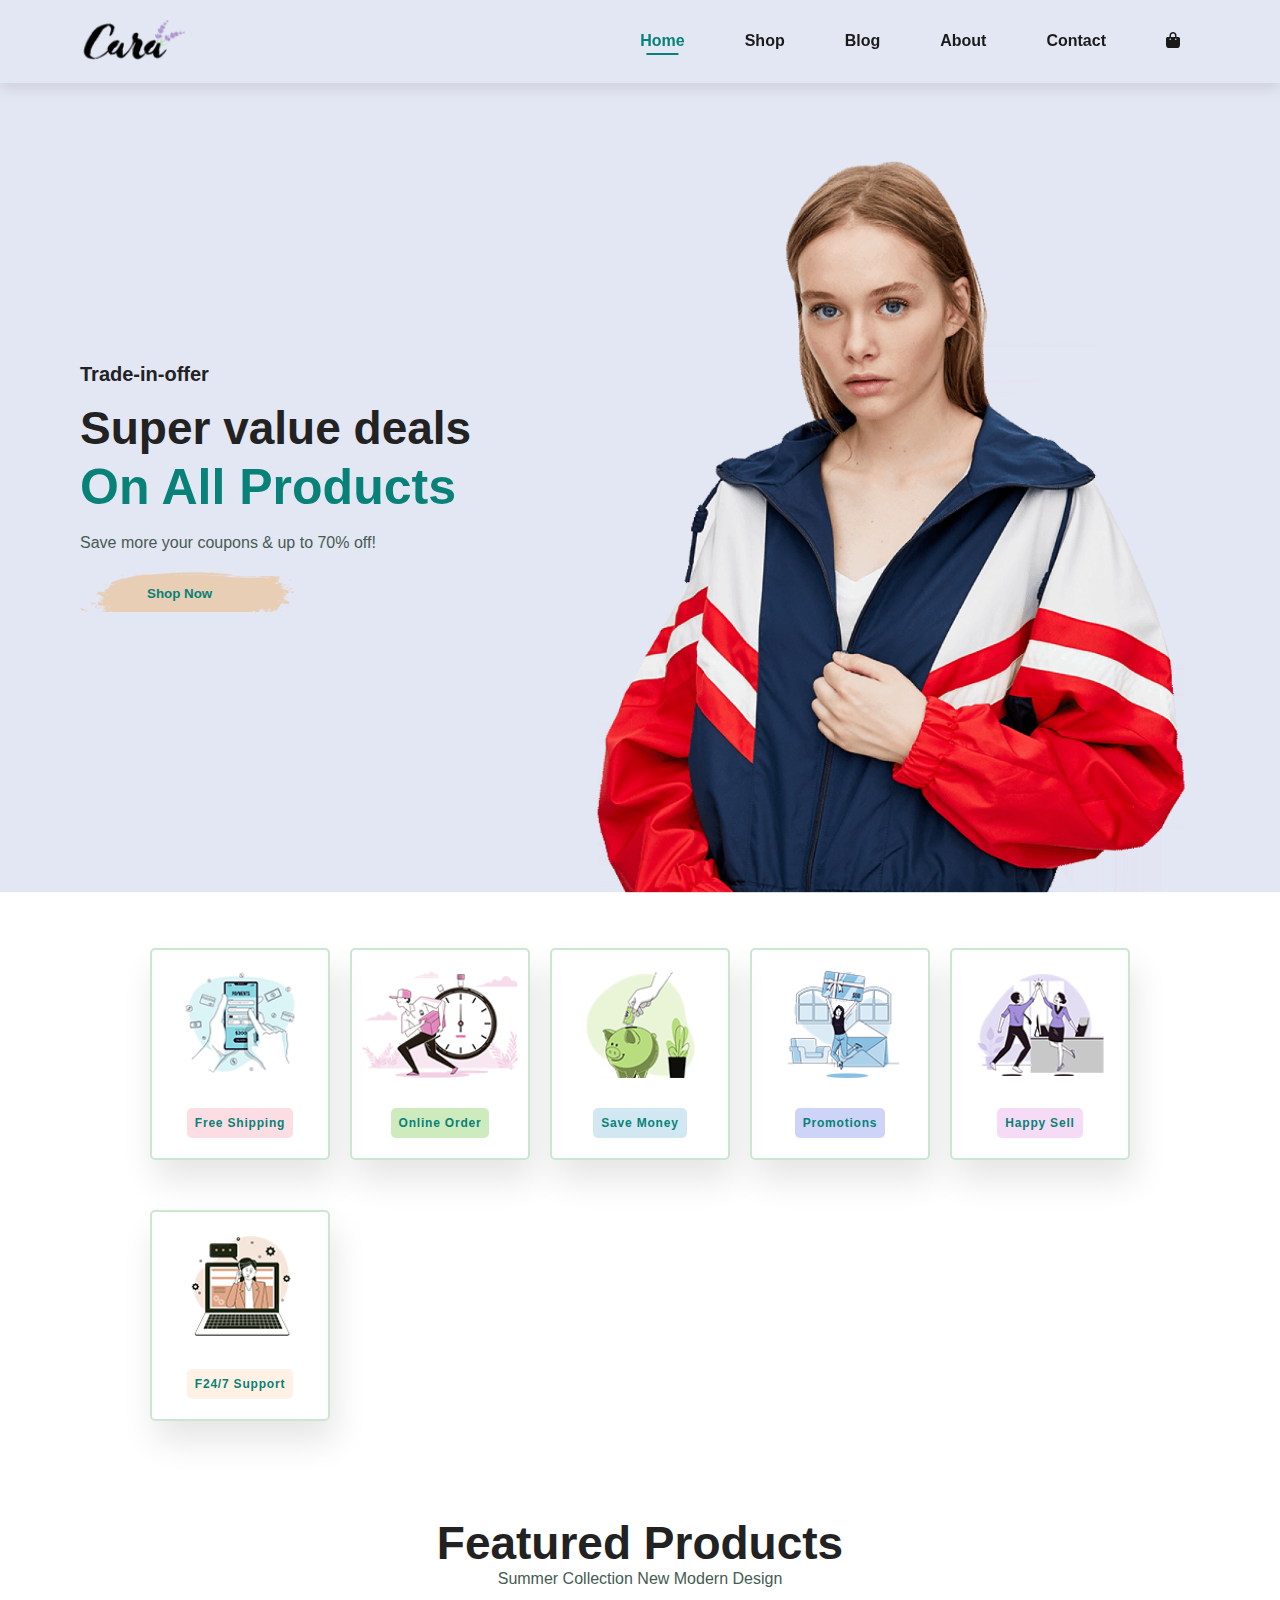
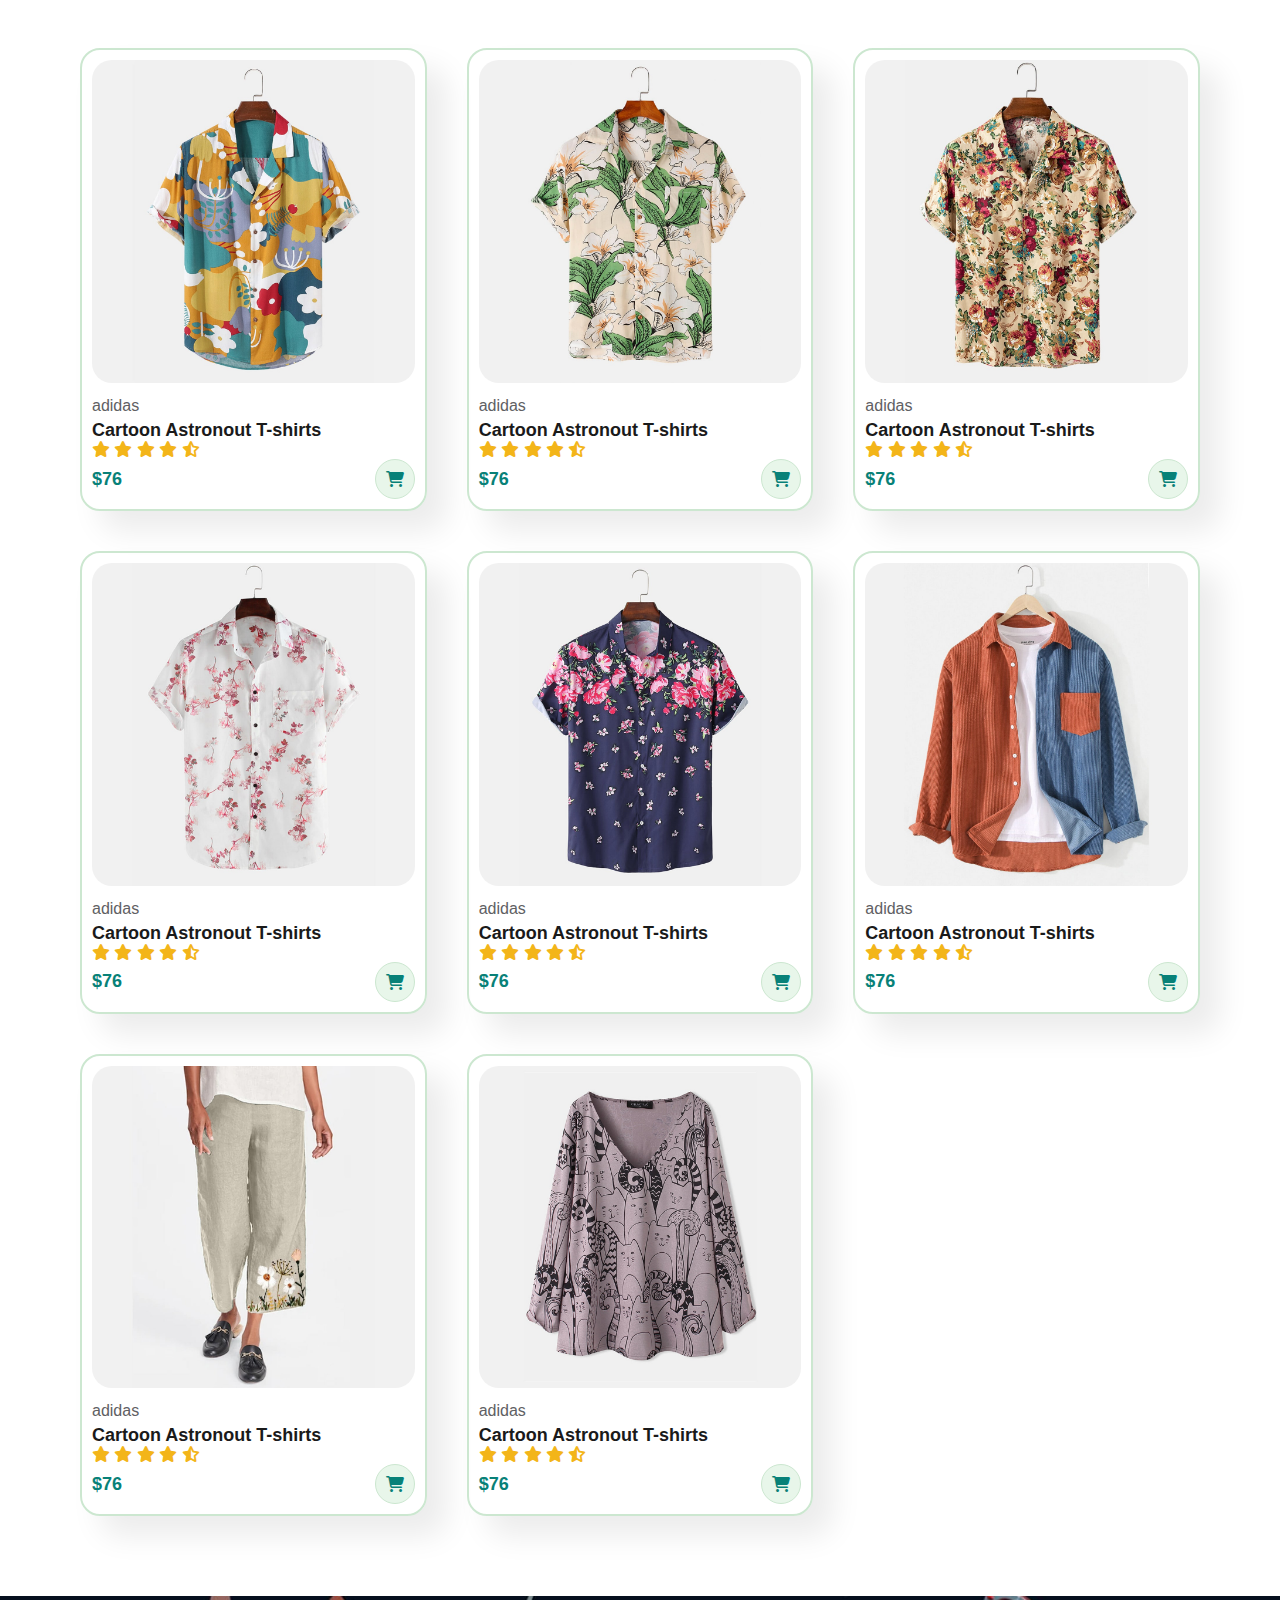
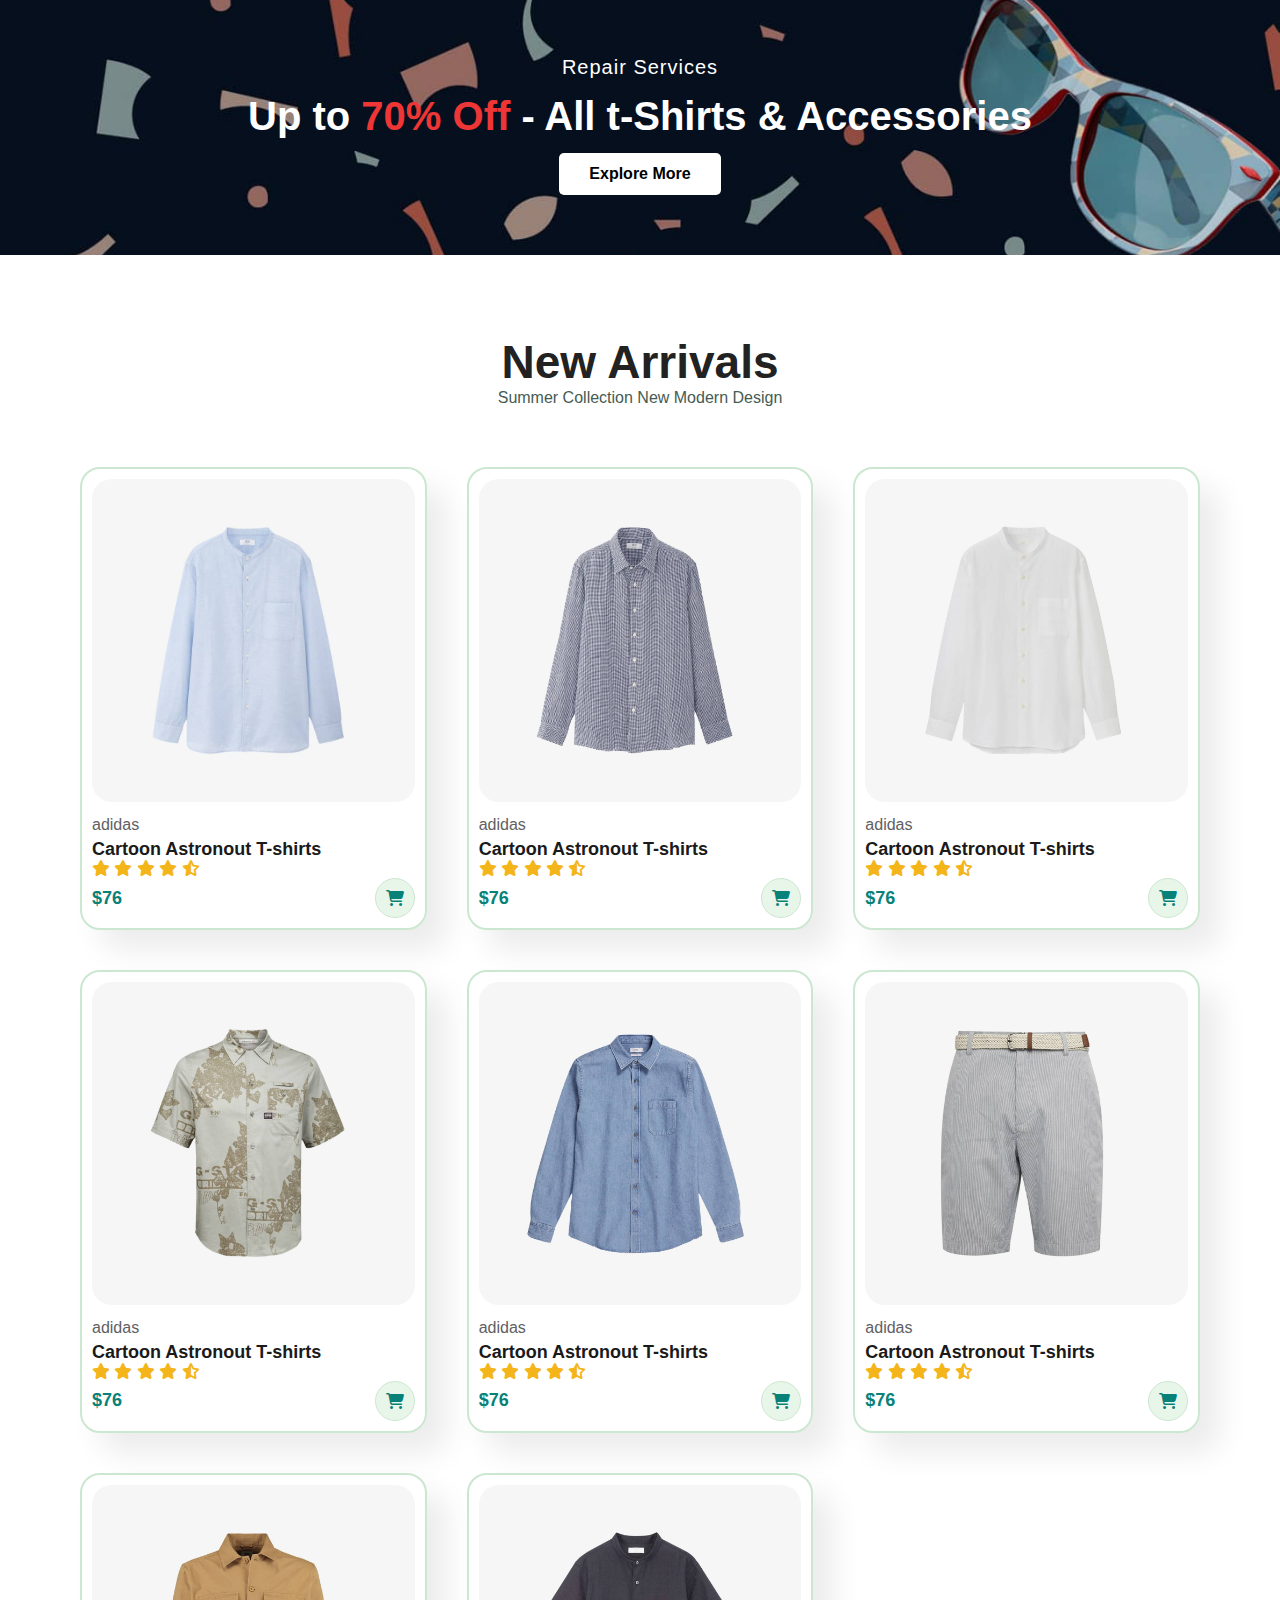
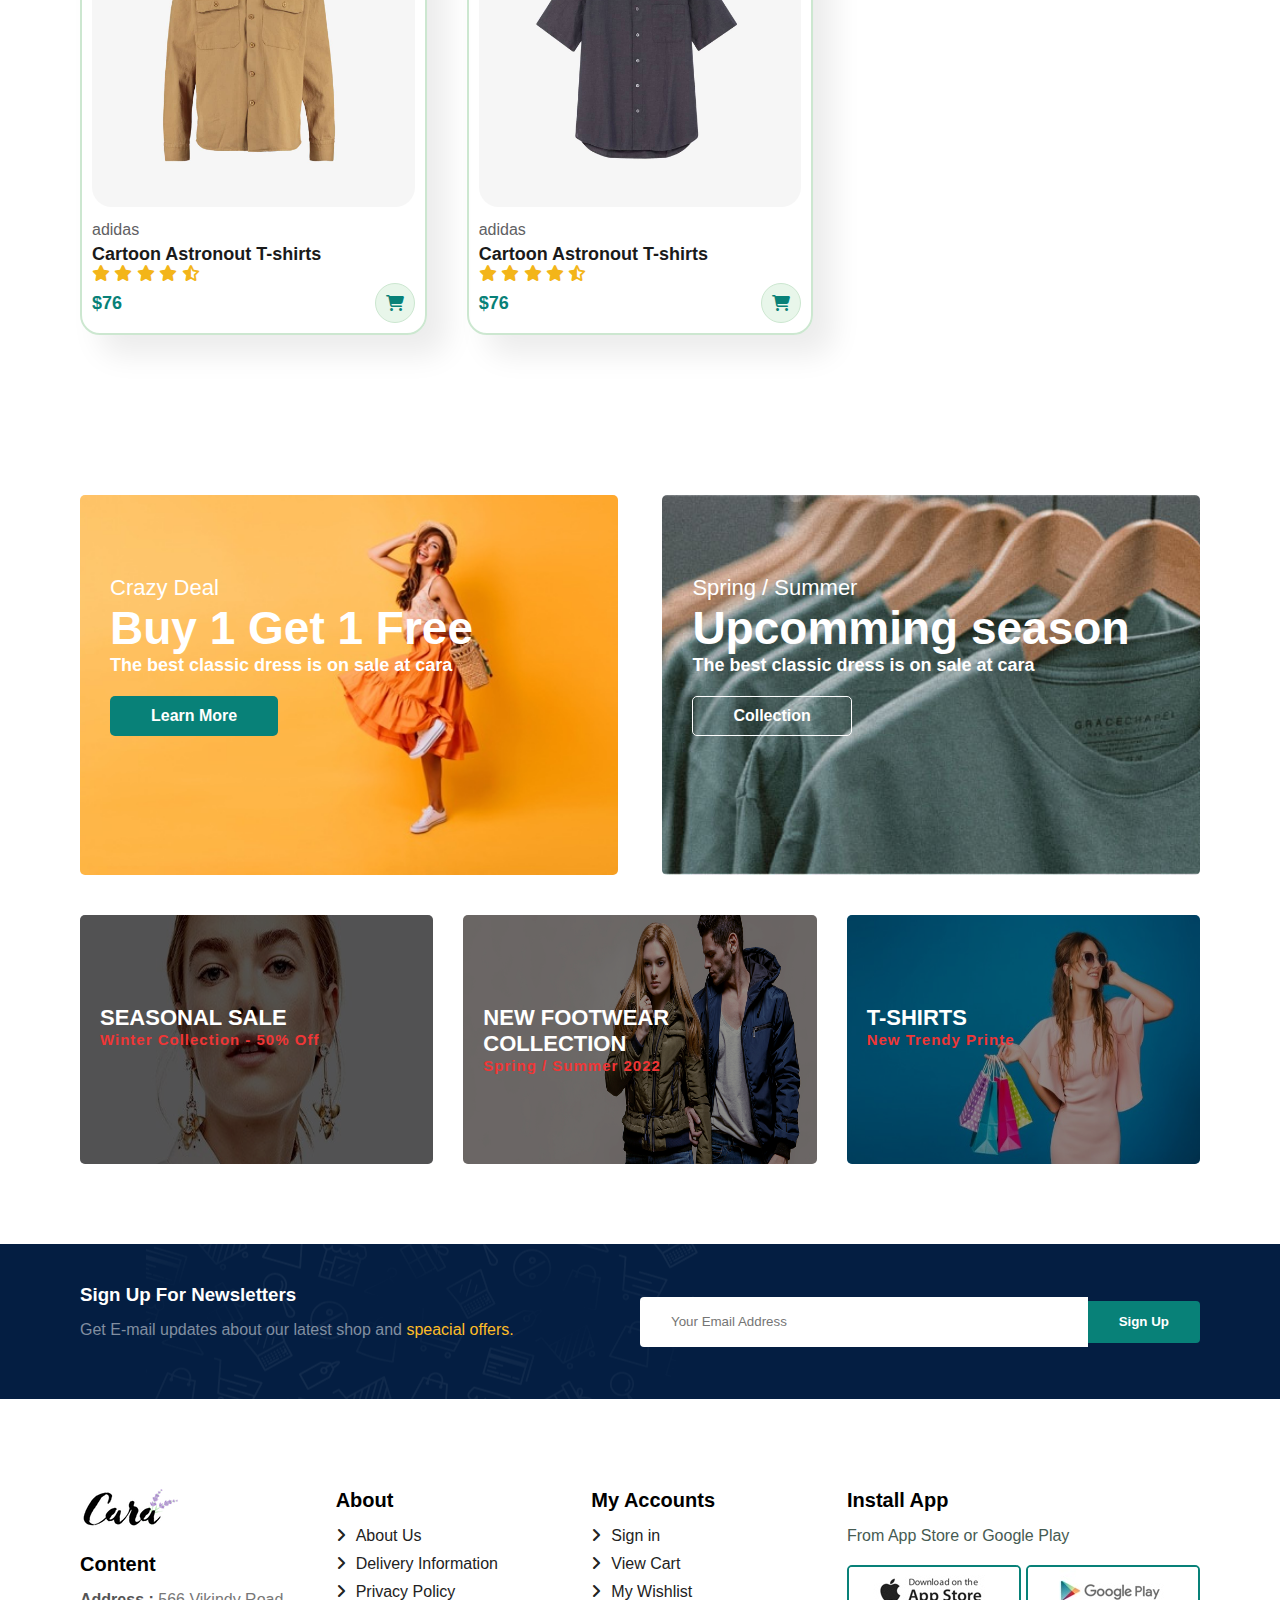
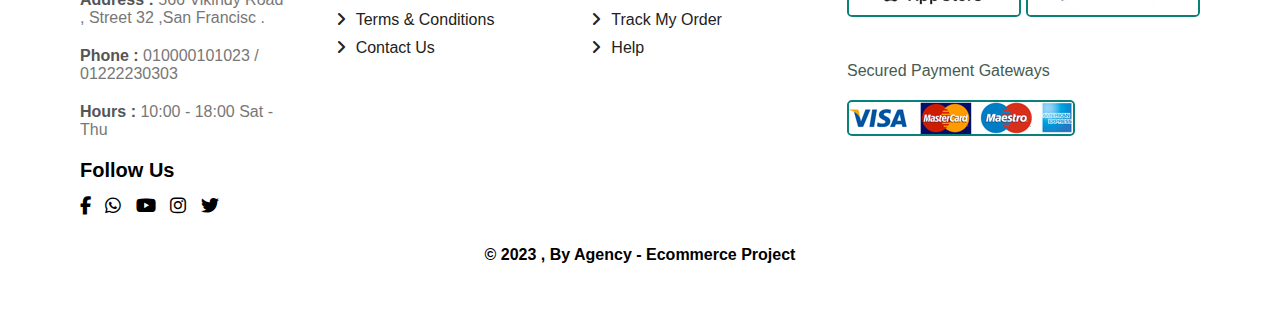
<file: index.html>
<!DOCTYPE html>
<html lang="en">

<head>
    <link type="image/png" sizes="16x16" rel="icon" href="favicon.png">
    <meta charset="UTF-8">
    <meta http-equiv="X-UA-Compatible" content="IE=edge">
    <meta name="viewport" content="width=device-width, initial-scale=1.0">
    <!-- Font Awesome Cdn  -->
    <link rel="stylesheet" href="https://cdnjs.cloudflare.com/ajax/libs/font-awesome/6.4.0/css/all.min.css">
    <!-- BootStrap Cdn -->
    <link href="https://cdn.jsdelivr.net/npm/bootstrap@5.3.0-alpha2/dist/css/bootstrap.min.css" rel="stylesheet"
        integrity="sha384-aFq/bzH65dt+w6FI2ooMVUpc+21e0SRygnTpmBvdBgSdnuTN7QbdgL+OapgHtvPp" crossorigin="anonymous">
    <!-- Style Css  -->
    <link rel="stylesheet" href="Css/Style.css">
    <title>Ecommerce</title>
</head>

<body>

    <!-- Header Nav bar Start  -->
    <header>
        <nav class="">
            <img src="Image/logo.png" alt="">
            <ul id="links">
                <li><a class="active" href="index.html">Home</a></li>
                <li><a href="shop.html">Shop</a></li>
                <li><a href="blog.html">Blog</a></li>
                <li><a href="about.html">About</a></li>
                <li><a href="contacts.html">Contact</a></li>
                <li><a href="cart.html"><i class="fa-solid fa-bag-shopping"></i></a></li>
            </ul>

        </nav>
        <div id='bars' class="bars">
            <div class="bar "></div>
            <div class="bar "></div>
            <div class="bar "></div>

        </div>

    </header>
    <!-- Header Nav bar End  -->
    <!-- Landing Section Start  -->
    <div class="landing">
        <div class="landing-desc">
            <h4>Trade-in-offer</h4>
            <h2>Super value deals</h2>
            <h1>On All Products</h1>
            <p>Save more your coupons & up to 70% off!</p>
            <div class="shop">
                <button id="shopBtn">Shop Now</button>
            </div>
        </div>
    </div>
    </div>
    <!-- Landing Section End  -->
    <!-- Features Section Start  -->
    <div class="features  p1">
        <div class="features-items">
            <div class="f-box">
                <img src="./Image/features/f1.png" alt="">
                <h6>Free Shipping</h6>
            </div>
            <div class="f-box">
                <img src="./Image/features/f2.png" alt="">
                <h6>Online Order</h6>
            </div>
            <div class="f-box">
                <img src="./Image/features/f3.png" alt="">
                <h6>Save Money</h6>
            </div>
            <div class="f-box">
                <img src="./Image/features/f4.png" alt="">
                <h6>Promotions</h6>
            </div>
            <div class="f-box">
                <img src="./Image/features/f5.png" alt="">
                <h6>Happy Sell</h6>
            </div>
            <div class="f-box">
                <img src="./Image/features/f6.png" alt="">
                <h6>F24/7 Support</h6>
            </div>
        </div>
    </div>
    <!-- Features Section End  -->

    <!-- First-Products Section Start  -->
    <div class="products p1">
        <div class="h-products">
            <h2>Featured Products</h2>
            <p>Summer Collection New Modern Design</p>
        </div>
        <div class="b-products">
            <div class="item-products">
                <div class="p-box boxOpen">
                    <img src="Image/products/f1.jpg" alt="">
                    <span>adidas</span>
                    <h5>Cartoon Astronout T-shirts</h5>
                    <div class="rate">
                        <i class="fa-solid fa-star"></i>
                        <i class="fa-solid fa-star"></i>
                        <i class="fa-solid fa-star"></i>
                        <i class="fa-solid fa-star"></i>
                        <i class="fa-solid fa-star-half-stroke"></i>
                    </div>
                    <div class="buying">
                        <h4>$76</h4>
                        <a href=""> <i class="fa-solid fa-cart-shopping"></i></a>
                    </div>
                </div>
                <div class="p-box boxOpen">
                    <img src="Image/products/f2.jpg" alt="">
                    <span>adidas</span>
                    <h5>Cartoon Astronout T-shirts</h5>
                    <div class="rate">
                        <i class="fa-solid fa-star"></i>
                        <i class="fa-solid fa-star"></i>
                        <i class="fa-solid fa-star"></i>
                        <i class="fa-solid fa-star"></i>
                        <i class="fa-solid fa-star-half-stroke"></i>
                    </div>
                    <div class="buying">
                        <h4>$76</h4>
                        <a href=""> <i class="fa-solid fa-cart-shopping"></i></a>
                    </div>
                </div>
                <div class="p-box boxOpen">
                    <img src="Image/products/f3.jpg " alt="">
                    <span>adidas</span>
                    <h5>Cartoon Astronout T-shirts</h5>
                    <div class="rate">
                        <i class="fa-solid fa-star"></i>
                        <i class="fa-solid fa-star"></i>
                        <i class="fa-solid fa-star"></i>
                        <i class="fa-solid fa-star"></i>
                        <i class="fa-solid fa-star-half-stroke"></i>
                    </div>
                    <div class="buying">
                        <h4>$76</h4>
                        <a href=""> <i class="fa-solid fa-cart-shopping"></i></a>
                    </div>
                </div>
                <div class="p-box boxOpen">
                    <img src="Image/products/f4.jpg" alt="">
                    <span>adidas</span>
                    <h5>Cartoon Astronout T-shirts</h5>
                    <div class="rate">
                        <i class="fa-solid fa-star"></i>
                        <i class="fa-solid fa-star"></i>
                        <i class="fa-solid fa-star"></i>
                        <i class="fa-solid fa-star"></i>
                        <i class="fa-solid fa-star-half-stroke"></i>
                    </div>
                    <div class="buying">
                        <h4>$76</h4>
                        <a href=""> <i class="fa-solid fa-cart-shopping"></i></a>
                    </div>
                </div>
                <div class="p-box">
                    <img src="Image/products/f5.jpg" alt="">
                    <span>adidas</span>
                    <h5>Cartoon Astronout T-shirts</h5>
                    <div class="rate">
                        <i class="fa-solid fa-star"></i>
                        <i class="fa-solid fa-star"></i>
                        <i class="fa-solid fa-star"></i>
                        <i class="fa-solid fa-star"></i>
                        <i class="fa-solid fa-star-half-stroke"></i>
                    </div>
                    <div class="buying">
                        <h4>$76</h4>
                        <a href=""> <i class="fa-solid fa-cart-shopping"></i></a>
                    </div>
                </div>
                <div class="p-box">
                    <img src="Image/products/f6.jpg" alt="">
                    <span>adidas</span>
                    <h5>Cartoon Astronout T-shirts</h5>
                    <div class="rate">
                        <i class="fa-solid fa-star"></i>
                        <i class="fa-solid fa-star"></i>
                        <i class="fa-solid fa-star"></i>
                        <i class="fa-solid fa-star"></i>
                        <i class="fa-solid fa-star-half-stroke"></i>
                    </div>
                    <div class="buying">
                        <h4>$76</h4>
                        <a href=""> <i class="fa-solid fa-cart-shopping"></i></a>
                    </div>
                </div>
                <div class="p-box">
                    <img src="Image/products/f7.jpg" alt="">
                    <span>adidas</span>
                    <h5>Cartoon Astronout T-shirts</h5>
                    <div class="rate">
                        <i class="fa-solid fa-star"></i>
                        <i class="fa-solid fa-star"></i>
                        <i class="fa-solid fa-star"></i>
                        <i class="fa-solid fa-star"></i>
                        <i class="fa-solid fa-star-half-stroke"></i>
                    </div>
                    <div class="buying">
                        <h4>$76</h4>
                        <a href=""> <i class="fa-solid fa-cart-shopping"></i></a>
                    </div>
                </div>
                <div class="p-box">
                    <img src="Image/products/f8.jpg" alt="">
                    <span>adidas</span>
                    <h5>Cartoon Astronout T-shirts</h5>
                    <div class="rate">
                        <i class="fa-solid fa-star"></i>
                        <i class="fa-solid fa-star"></i>
                        <i class="fa-solid fa-star"></i>
                        <i class="fa-solid fa-star"></i>
                        <i class="fa-solid fa-star-half-stroke"></i>
                    </div>
                    <div class="buying">
                        <h4>$76</h4>
                        <a href=""> <i class="fa-solid fa-cart-shopping"></i></a>
                    </div>
                </div>

            </div>
        </div>
    </div>
    <!-- First-Products Section End  -->
    <!-- Repair Section Start  -->
    <div class="repair p1 m1">
        <h4>Repair Services</h4>
        <h2>Up to <span>70% Off</span> - All t-Shirts & Accessories</h2>
        <a class="normal" href="">Explore More</a>
    </div>
    <!-- Repair Section End  -->
    <!-- Second-products Section Start  -->
    <div class="products p1">
        <div class="h-products">
            <h2>New Arrivals</h2>
            <p>Summer Collection New Modern Design</p>
        </div>
        <div class="b-products">
            <div class="item-products">
                <div class="p-box">
                    <img src="Image/products/n1.jpg" alt="">
                    <span>adidas</span>
                    <h5>Cartoon Astronout T-shirts</h5>
                    <div class="rate">
                        <i class="fa-solid fa-star"></i>
                        <i class="fa-solid fa-star"></i>
                        <i class="fa-solid fa-star"></i>
                        <i class="fa-solid fa-star"></i>
                        <i class="fa-solid fa-star-half-stroke"></i>
                    </div>
                    <div class="buying">
                        <h4>$76</h4>
                        <a href=""> <i class="fa-solid fa-cart-shopping"></i></a>
                    </div>
                </div>
                <div class="p-box">
                    <img src="Image/products/n2.jpg" alt="">
                    <span>adidas</span>
                    <h5>Cartoon Astronout T-shirts</h5>
                    <div class="rate">
                        <i class="fa-solid fa-star"></i>
                        <i class="fa-solid fa-star"></i>
                        <i class="fa-solid fa-star"></i>
                        <i class="fa-solid fa-star"></i>
                        <i class="fa-solid fa-star-half-stroke"></i>
                    </div>
                    <div class="buying">
                        <h4>$76</h4>
                        <a href=""> <i class="fa-solid fa-cart-shopping"></i></a>
                    </div>
                </div>
                <div class="p-box">
                    <img src="Image/products/n3.jpg" alt="">
                    <span>adidas</span>
                    <h5>Cartoon Astronout T-shirts</h5>
                    <div class="rate">
                        <i class="fa-solid fa-star"></i>
                        <i class="fa-solid fa-star"></i>
                        <i class="fa-solid fa-star"></i>
                        <i class="fa-solid fa-star"></i>
                        <i class="fa-solid fa-star-half-stroke"></i>
                    </div>
                    <div class="buying">
                        <h4>$76</h4>
                        <a href=""> <i class="fa-solid fa-cart-shopping"></i></a>
                    </div>
                </div>
                <div class="p-box">
                    <img src="Image/products/n4.jpg" alt="">
                    <span>adidas</span>
                    <h5>Cartoon Astronout T-shirts</h5>
                    <div class="rate">
                        <i class="fa-solid fa-star"></i>
                        <i class="fa-solid fa-star"></i>
                        <i class="fa-solid fa-star"></i>
                        <i class="fa-solid fa-star"></i>
                        <i class="fa-solid fa-star-half-stroke"></i>
                    </div>
                    <div class="buying">
                        <h4>$76</h4>
                        <a href=""> <i class="fa-solid fa-cart-shopping"></i></a>
                    </div>
                </div>
                <div class="p-box">
                    <img src="Image/products/n5.jpg" alt="">
                    <span>adidas</span>
                    <h5>Cartoon Astronout T-shirts</h5>
                    <div class="rate">
                        <i class="fa-solid fa-star"></i>
                        <i class="fa-solid fa-star"></i>
                        <i class="fa-solid fa-star"></i>
                        <i class="fa-solid fa-star"></i>
                        <i class="fa-solid fa-star-half-stroke"></i>
                    </div>
                    <div class="buying">
                        <h4>$76</h4>
                        <a href=""> <i class="fa-solid fa-cart-shopping"></i></a>
                    </div>
                </div>
                <div class="p-box">
                    <img src="Image/products/n6.jpg" alt="">
                    <span>adidas</span>
                    <h5>Cartoon Astronout T-shirts</h5>
                    <div class="rate">
                        <i class="fa-solid fa-star"></i>
                        <i class="fa-solid fa-star"></i>
                        <i class="fa-solid fa-star"></i>
                        <i class="fa-solid fa-star"></i>
                        <i class="fa-solid fa-star-half-stroke"></i>
                    </div>
                    <div class="buying">
                        <h4>$76</h4>
                        <a href=""> <i class="fa-solid fa-cart-shopping"></i></a>
                    </div>
                </div>
                <div class="p-box">
                    <img src="Image/products/n7.jpg" alt="">
                    <span>adidas</span>
                    <h5>Cartoon Astronout T-shirts</h5>
                    <div class="rate">
                        <i class="fa-solid fa-star"></i>
                        <i class="fa-solid fa-star"></i>
                        <i class="fa-solid fa-star"></i>
                        <i class="fa-solid fa-star"></i>
                        <i class="fa-solid fa-star-half-stroke"></i>
                    </div>
                    <div class="buying">
                        <h4>$76</h4>
                        <a href=""> <i class="fa-solid fa-cart-shopping"></i></a>
                    </div>
                </div>
                <div class="p-box">
                    <img src="Image/products/n8.jpg" alt="">
                    <span>adidas</span>
                    <h5>Cartoon Astronout T-shirts</h5>
                    <div class="rate">
                        <i class="fa-solid fa-star"></i>
                        <i class="fa-solid fa-star"></i>
                        <i class="fa-solid fa-star"></i>
                        <i class="fa-solid fa-star"></i>
                        <i class="fa-solid fa-star-half-stroke"></i>
                    </div>
                    <div class="buying">
                        <h4>$76</h4>
                        <a href=""> <i class="fa-solid fa-cart-shopping"></i></a>
                    </div>
                </div>

            </div>
        </div>
    </div>
    <!-- Second-products Section End  -->

    <!-- Some-Banners Section Start  -->
    <div class="sale-section  m1 p1">
        <div class="crazy-deals m1">
            <div class="first-deal deal">
                <h4>Crazy Deal</h4>
                <h2>Buy 1 Get 1 Free</h2>
                <h5>The best classic dress is on sale at cara </h5>
                <a href="">Learn More</a>
            </div>
            <div class="second-deal deal">
                <h4>Spring / Summer </h4>
                <h2>Upcomming season </h2>
                <h5>The best classic dress is on sale at cara </h5>
                <a href="">Collection</a>
            </div>
        </div>
        <div class="sales">
            <div class="sale1 sale">
                <h3>Seasonal Sale</h3>
                <h6>Winter Collection - 50% Off</h6>
            </div>
            <div class="sale2 sale">
                <h3>New Footwear Collection</h3>
                <h6>Spring / Summer 2022</h6>
            </div>
            <div class="sale3 sale">
                <h3>T-Shirts</h3>
                <h6>New Trendy Printe</h6>
            </div>
        </div>
    </div>
    <!-- Some-Banners Section Start  -->
    <!-- Newsletters Section  Start  -->
    <div class="newsletters p1 m1">
        <div class="news-info">
            <div class="signin-text">
                <h3>Sign Up For Newsletters</h3>
                <p>Get E-mail updates about our latest shop and <span>speacial offers.</span></p>
            </div>
            <div class="form">
                <input type="text" placeholder="Your Email Address">
                <button>Sign Up</button>
            </div>
        </div>
    </div>
    <!-- Newsletters Section  End  -->
    <!-- About Section Start  -->
    <div class="footer-section p1">
        <div class="footer">
            <div class="info">
                <img src="Image/logo.png" alt="">
                <h6>Content</h6>
                <p>Address :<span> 566 Vikindy Road , Street 32 ,San Francisc .</span> </p>
                <p>Phone :<span> 010000101023 / 01222230303</span></p>
                <p>Hours :<span> 10:00 - 18:00 Sat - Thu </span></p>
                <h6>Follow Us</h6>
                <i class="fa-brands fa-facebook-f"></i>
                <i class="fa-brands fa-whatsapp"></i>
                <i class="fa-brands fa-youtube"></i>
                <i class="fa-brands fa-instagram"></i>
                <i class="fa-brands fa-twitter"></i>
            </div>
            <div class="about">
                <h6>About</h6>
                <a href="">About Us</a>
                <a href="">Delivery Information</a>
                <a href="">Privacy Policy</a>
                <a href="">Terms & Conditions</a>
                <a href="">Contact Us</a>
            </div>
            <div class="acounts">
                <h6>My Accounts</h6>
                <a href="">Sign in </a>
                <a href="">View Cart </a>
                <a href="">My Wishlist </a>
                <a href="">Track My Order </a>
                <a href="">Help</a>
            </div>
            <div class="install">
                <h6>Install App</h6>
                <p>From App Store or Google Play</p>
                <div class="install-img">
                    <img src="Image/Footer/app.jpg" alt="">
                    <img src="Image/Footer/play.jpg" alt="">
                </div>
                <p>Secured Payment Gateways</p>
                <img src="Image/Footer/pay.png" alt="">
            </div>
        </div>
        <p class="copy-right"> &copy; 2023 , By Agency - Ecommerce Project</p>
    </div>
    <!-- About Section End  -->


    <script src="Js/main.js"></script>
</body>

</html>
</file>
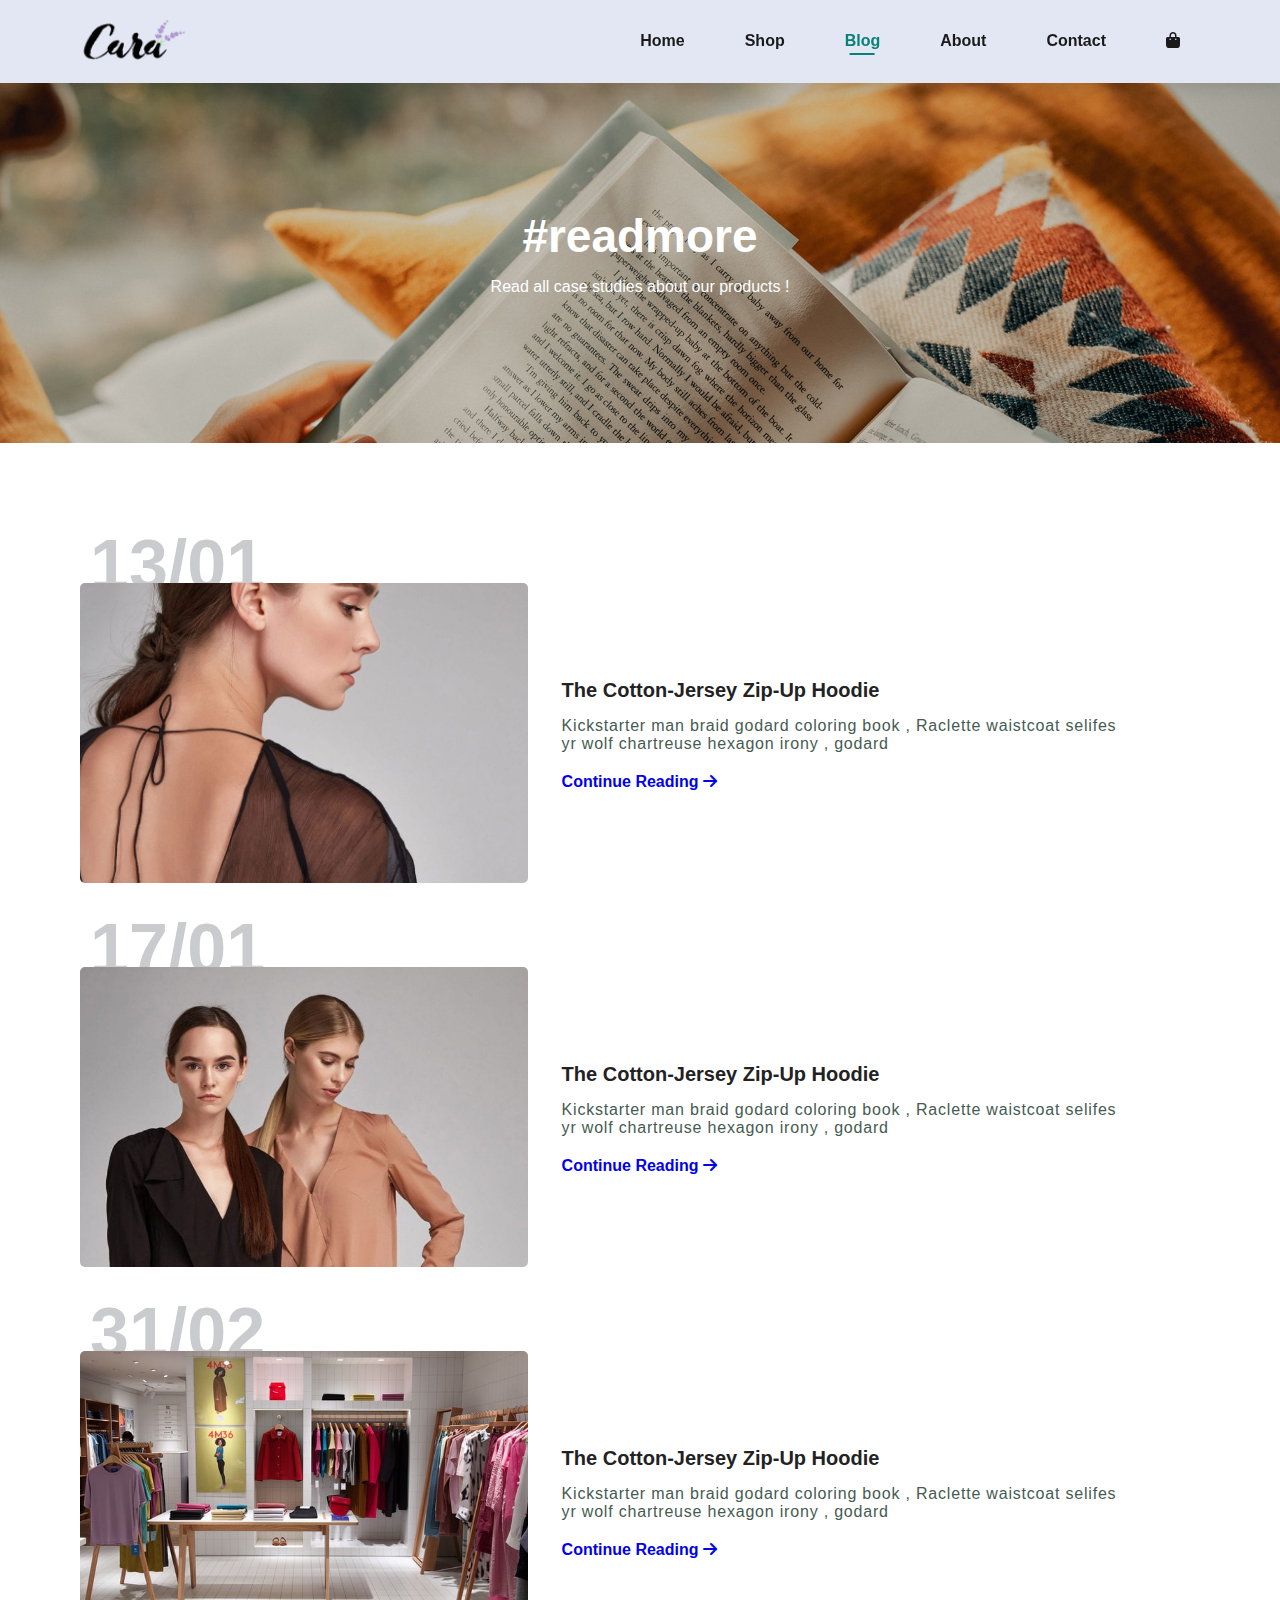
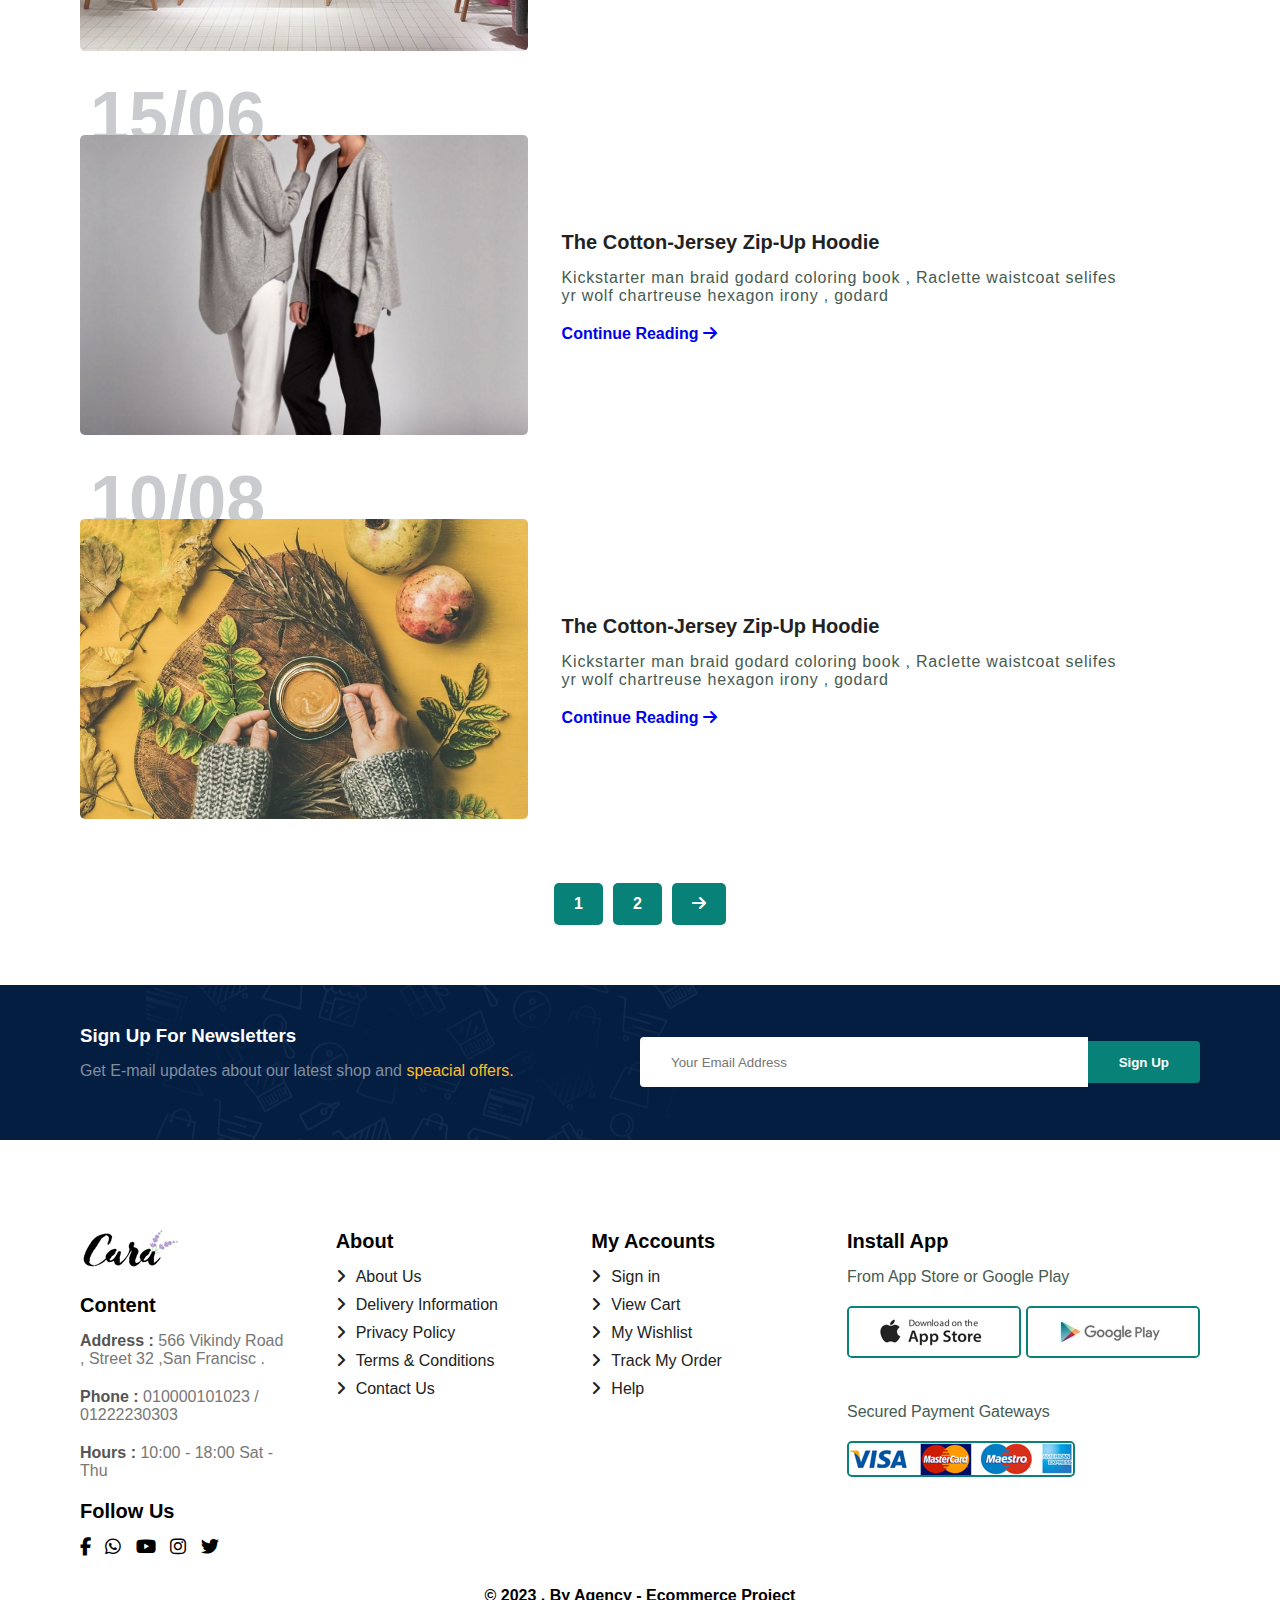
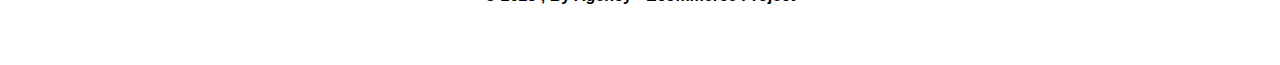
<file: blog.html>
<!DOCTYPE html>
<html lang="en">

<head>
    <link type="image/png" sizes="16x16" rel="icon" href="favicon.png">
    <meta charset="UTF-8">
    <meta http-equiv="X-UA-Compatible" content="IE=edge">
    <meta name="viewport" content="width=device-width, initial-scale=1.0">
    <!-- Font Awesome Cdn  -->
    <link rel="stylesheet" href="https://cdnjs.cloudflare.com/ajax/libs/font-awesome/6.4.0/css/all.min.css">
    <!-- BootStrap Cdn -->
    <link href="https://cdn.jsdelivr.net/npm/bootstrap@5.3.0-alpha2/dist/css/bootstrap.min.css" rel="stylesheet"
        integrity="sha384-aFq/bzH65dt+w6FI2ooMVUpc+21e0SRygnTpmBvdBgSdnuTN7QbdgL+OapgHtvPp" crossorigin="anonymous">
    <!-- Style Css  -->
    <link rel="stylesheet" href="Css/Style.css">
    <title>Ecommerce</title>
</head>

<body>

    <!-- Header Nav bar Start  -->
    <header>
        <nav class="">
            <img src="Image/logo.png" alt="">
            <ul id="links">
                <li><a href="index.html">Home</a></li>
                <li><a href="shop.html">Shop</a></li>
                <li><a class="active" href="blog.html">Blog</a></li>
                <li><a href="about.html">About</a></li>
                <li><a href="contact..html">Contact</a></li>
                <li><a href=""><i class="fa-solid fa-bag-shopping"></i></a></li>
            </ul>

        </nav>
        <div id='bars' class="bars">
            <div class="bar "></div>
            <div class="bar "></div>
            <div class="bar "></div>

        </div>

    </header>
    <!-- Header Nav bar End  -->
    <!-- Blog-Banner Section Start  -->
    <div class="blog-banner">
        <h2>#readmore</h2>
        <p>Read all case studies about our products !</p>

    </div>
    <!-- Blog-Banner Section End  -->

    <!-- blogs section Start  -->
    <div class="blogs p1 ">
        <div class="blog ">
            <div class="blog-img">
                <img src="Image/blog/b1.jpg" alt="">
            </div>
            <div class="blog-desc">
                <h4>The Cotton-Jersey Zip-Up Hoodie </h4>
                <p>Kickstarter man braid godard coloring book , Raclette waistcoat selifes yr wolf chartreuse hexagon irony , godard </p>
                <a href="#">Continue Reading <i class="fa-solid fa-arrow-right"></i> </a>
            </div>
            <h1>13/01</h1>
        </div>
        <div class="blog ">
            <div class="blog-img">
                <img src="Image/blog/b2.jpg" alt="">
            </div>
            <div class="blog-desc">
                <h4>The Cotton-Jersey Zip-Up Hoodie </h4>
                <p>Kickstarter man braid godard coloring book , Raclette waistcoat selifes yr wolf chartreuse hexagon irony , godard </p>
                <a href="#">Continue Reading <i class="fa-solid fa-arrow-right"></i> </a>
            </div>
            <h1>17/01</h1>
        </div>
        <div class="blog ">
            <div class="blog-img">
                <img src="Image/blog/b3.jpg" alt="">
            </div>
            <div class="blog-desc">
                <h4>The Cotton-Jersey Zip-Up Hoodie </h4>
                <p>Kickstarter man braid godard coloring book , Raclette waistcoat selifes yr wolf chartreuse hexagon irony , godard </p>
                <a href="#">Continue Reading <i class="fa-solid fa-arrow-right"></i> </a>
            </div>
            <h1>31/02</h1>
        </div>
        <div class="blog ">
            <div class="blog-img">
                <img src="Image/blog/b4.jpg" alt="">
            </div>
            <div class="blog-desc">
                <h4>The Cotton-Jersey Zip-Up Hoodie </h4>
                <p>Kickstarter man braid godard coloring book , Raclette waistcoat selifes yr wolf chartreuse hexagon irony , godard </p>
                <a href="#">Continue Reading <i class="fa-solid fa-arrow-right"></i> </a>
            </div>
            <h1>15/06</h1>
        </div>
        <div class="blog ">
            <div class="blog-img">
                <img src="Image/blog/b6.jpg" alt="">
            </div>
            <div class="blog-desc">
                <h4>The Cotton-Jersey Zip-Up Hoodie </h4>
                <p>Kickstarter man braid godard coloring book , Raclette waistcoat selifes yr wolf chartreuse hexagon irony , godard </p>
                <a href="#">Continue Reading <i class="fa-solid fa-arrow-right"></i> </a>
            </div>
            <h1>10/08</h1>
        </div>

        
        
    </div>
    <!-- blogs section End  -->
    <div class="page-products p1">
        <a href="#">1</a>
        <a href="#">2</a>
        <a href="#"><i class="fa-solid fa-arrow-right"></i></a>
    </div>
    <!-- Newsletters Section  Start  -->
    <div class="newsletters p1 m1">
        <div class="news-info">
            <div class="signin-text">
                <h3>Sign Up For Newsletters</h3>
                <p>Get E-mail updates about our latest shop and <span>speacial offers.</span></p>
            </div>
            <div class="form">
                <input type="text" placeholder="Your Email Address">
                <button>Sign Up</button>
            </div>
        </div>
    </div>
    <!-- Newsletters Section  End  -->
    <!-- About Section Start  -->
    <div class="footer-section p1">
        <div class="footer">
            <div class="info">
                <img src="Image/logo.png" alt="">
                <h6>Content</h6>
                <p>Address :<span> 566 Vikindy Road , Street 32 ,San Francisc .</span> </p>
                <p>Phone :<span> 010000101023 / 01222230303</span></p>
                <p>Hours :<span> 10:00 - 18:00 Sat - Thu </span></p>
                <h6>Follow Us</h6>
                <i class="fa-brands fa-facebook-f"></i>
                <i class="fa-brands fa-whatsapp"></i>
                <i class="fa-brands fa-youtube"></i>
                <i class="fa-brands fa-instagram"></i>
                <i class="fa-brands fa-twitter"></i>
            </div>
            <div class="about">
                <h6>About</h6>
                <a href="">About Us</a>
                <a href="">Delivery Information</a>
                <a href="">Privacy Policy</a>
                <a href="">Terms & Conditions</a>
                <a href="">Contact Us</a>
            </div>
            <div class="acounts">
                <h6>My Accounts</h6>
                <a href="">Sign in </a>
                <a href="">View Cart </a>
                <a href="">My Wishlist </a>
                <a href="">Track My Order </a>
                <a href="">Help</a>
            </div>
            <div class="install">
                <h6>Install App</h6>
                <p>From App Store or Google Play</p>
                <div class="install-img">
                    <img src="Image/Footer/app.jpg" alt="">
                    <img src="Image/Footer/play.jpg" alt="">
                </div>
                <p>Secured Payment Gateways</p>
                <img src="Image/Footer/pay.png" alt="">
            </div>
        </div>
        <p class="copy-right"> &copy; 2023 , By Agency - Ecommerce Project</p>
    </div>
    <!-- About Section End  -->


    <script src="Js/main.js"></script>
</body>

</html>
</file>
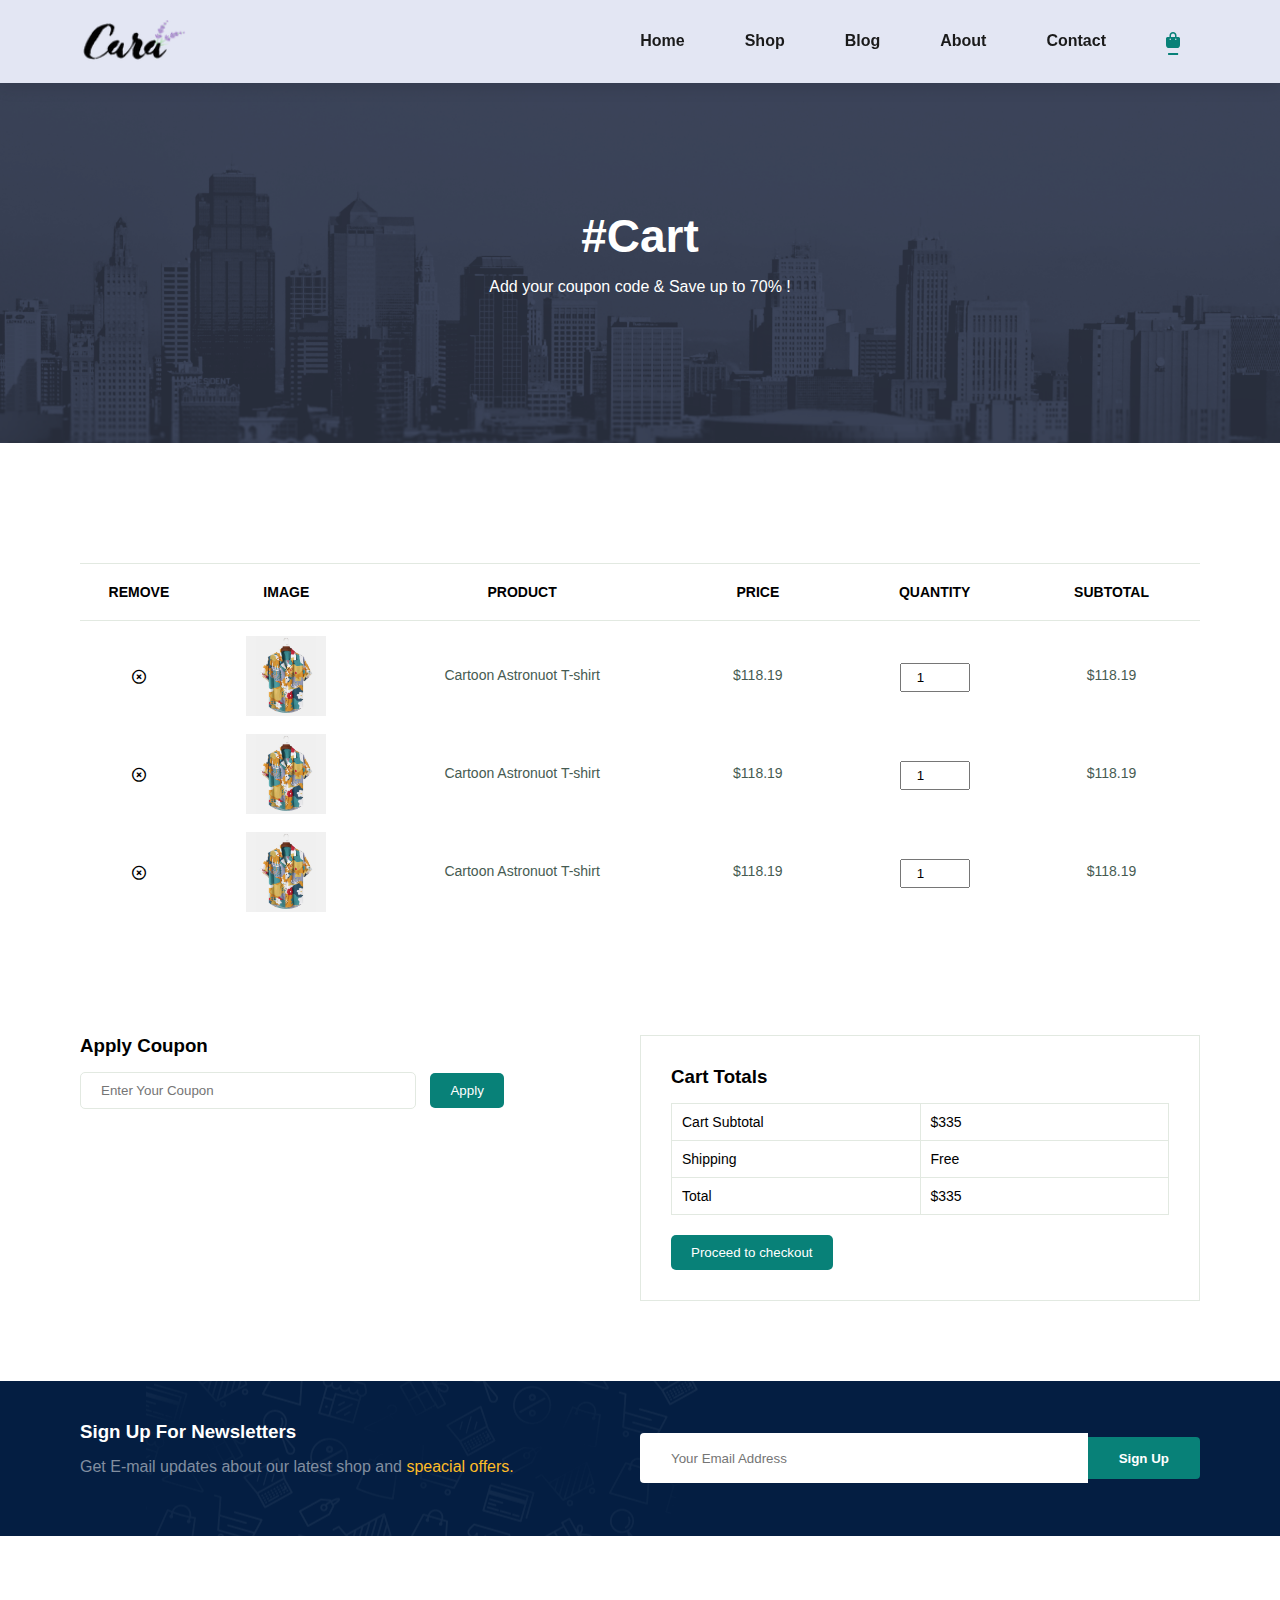
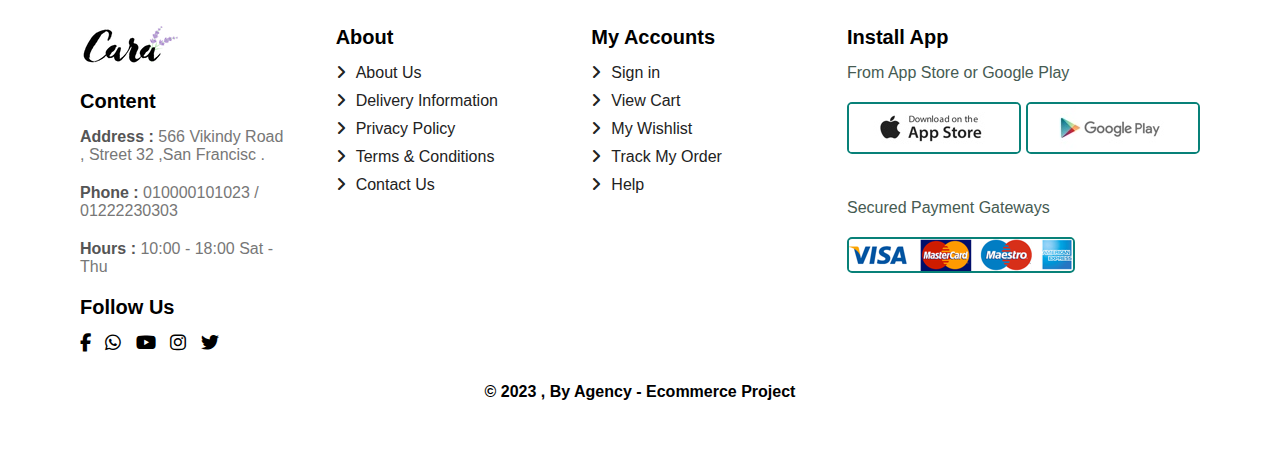
<file: cart.html>
<!DOCTYPE html>
<html lang="en">

<head>
    <link type="image/png" sizes="16x16" rel="icon" href="favicon.png">
    <meta charset="UTF-8">
    <meta http-equiv="X-UA-Compatible" content="IE=edge">
    <meta name="viewport" content="width=device-width, initial-scale=1.0">
    <!-- Font Awesome Cdn  -->
    <link rel="stylesheet" href="https://cdnjs.cloudflare.com/ajax/libs/font-awesome/6.4.0/css/all.min.css">
    <!-- BootStrap Cdn -->
    <link href="https://cdn.jsdelivr.net/npm/bootstrap@5.3.0-alpha2/dist/css/bootstrap.min.css" rel="stylesheet"
        integrity="sha384-aFq/bzH65dt+w6FI2ooMVUpc+21e0SRygnTpmBvdBgSdnuTN7QbdgL+OapgHtvPp" crossorigin="anonymous">
    <!-- Style Css  -->
    <link rel="stylesheet" href="Css/Style.css">
    <title>Ecommerce</title>
</head>

<body>

    <!-- Header Nav bar Start  -->
    <header>
        <nav class="">
            <img src="Image/logo.png" alt="">
            <ul id="links">
                <li><a href="index.html">Home</a></li>
                <li><a href="shop.html">Shop</a></li>
                <li><a href="blog.html">Blog</a></li>
                <li><a href="about.html">About</a></li>
                <li><a href="contact..html">Contact</a></li>
                <li><a class="active" href=""><i class="fa-solid fa-bag-shopping"></i></a></li>
            </ul>

        </nav>
        <div id='bars' class="bars">
            <div class="bar "></div>
            <div class="bar "></div>
            <div class="bar "></div>

        </div>

    </header>
    <!-- Header Nav bar End  -->
    <!-- Cart-Banner Section Start  -->
    <div class="about-banner">
        <h2>#Cart </h2>
        <p> Add your coupon code & Save up to 70% !</p>
    </div>
    <!-- Cart-Banner Section End  -->
    <!-- Cart Table Section Start -->
    <div class="table-section p1">
        <table>
            <thead>
                <tr>
                    <td>Remove</td>
                    <td>Image</td>
                    <td>Product</td>
                    <td>Price</td>
                    <td>Quantity</td>
                    <td>Subtotal</td>
                </tr>
            </thead>
            <tbody>
                <tr>
                    <td><i class="far fa-times-circle"></i></td>
                    <td><img src="Image/products/f1.jpg" alt=""></td>
                    <td>
                        <p>Cartoon Astronuot T-shirt</p>
                    </td>
                    <td>
                        <p>$118.19</p>
                    </td>
                    <td><input type="number" value="1"></td>
                    <td>
                        <p>$118.19</p>
                    </td>
                </tr>
                <tr>
                    <td><i class="far fa-times-circle"></i></td>
                    <td><img src="Image/products/f1.jpg" alt=""></td>
                    <td>
                        <p>Cartoon Astronuot T-shirt</p>
                    </td>
                    <td>
                        <p>$118.19</p>
                    </td>
                    <td><input type="number" value="1"></td>
                    <td>
                        <p>$118.19</p>
                    </td>
                </tr>
                <tr>
                    <td><i class="far fa-times-circle"></i></td>
                    <td><img src="Image/products/f1.jpg" alt=""></td>
                    <td>
                        <p>Cartoon Astronuot T-shirt</p>
                    </td>
                    <td>
                        <p>$118.19</p>
                    </td>
                    <td><input type="number" value="1"></td>
                    <td>
                        <p>$118.19</p>
                    </td>
                </tr>
            </tbody>
        </table>
    </div>
    <!-- Cart Table Section End -->
    <!-- coupon and Total Carts Start  -->
    <div class="coupons p1 m1">
        <div class="coupon">
            <h3>Apply Coupon</h3>
            <div class="apply">
                <input type="text" placeholder="Enter Your Coupon">
                <button>Apply</button>
            </div>
        </div>
        <div class="total">
            <h3>Cart Totals</h3>
            <table>
                <tr>
                    <td>Cart Subtotal</td>
                    <td>$335</td>
                </tr>
                <tr>
                    <td>Shipping</td>
                    <td>Free</td>
                </tr>
                <tr>
                    <td>Total</td>
                    <td>$335</td>
                </tr>
            </table>
            <button>Proceed to checkout</button>
        </div>
    </div>
    <!-- coupon and Total Carts End  -->
    <!-- Newsletters Section  Start  -->
    <div class="newsletters p1 m1">
        <div class="news-info">
            <div class="signin-text">
                <h3>Sign Up For Newsletters</h3>
                <p>Get E-mail updates about our latest shop and <span>speacial offers.</span></p>
            </div>
            <div class="form">
                <input type="text" placeholder="Your Email Address">
                <button>Sign Up</button>
            </div>
        </div>
    </div>
    <!-- Newsletters Section  End  -->
    <!-- About Section Start  -->
    <div class="footer-section p1">
        <div class="footer">
            <div class="info">
                <img src="Image/logo.png" alt="">
                <h6>Content</h6>
                <p>Address :<span> 566 Vikindy Road , Street 32 ,San Francisc .</span> </p>
                <p>Phone :<span> 010000101023 / 01222230303</span></p>
                <p>Hours :<span> 10:00 - 18:00 Sat - Thu </span></p>
                <h6>Follow Us</h6>
                <i class="fa-brands fa-facebook-f"></i>
                <i class="fa-brands fa-whatsapp"></i>
                <i class="fa-brands fa-youtube"></i>
                <i class="fa-brands fa-instagram"></i>
                <i class="fa-brands fa-twitter"></i>
            </div>
            <div class="about">
                <h6>About</h6>
                <a href="">About Us</a>
                <a href="">Delivery Information</a>
                <a href="">Privacy Policy</a>
                <a href="">Terms & Conditions</a>
                <a href="">Contact Us</a>
            </div>
            <div class="acounts">
                <h6>My Accounts</h6>
                <a href="">Sign in </a>
                <a href="">View Cart </a>
                <a href="">My Wishlist </a>
                <a href="">Track My Order </a>
                <a href="">Help</a>
            </div>
            <div class="install">
                <h6>Install App</h6>
                <p>From App Store or Google Play</p>
                <div class="install-img">
                    <img src="Image/Footer/app.jpg" alt="">
                    <img src="Image/Footer/play.jpg" alt="">
                </div>
                <p>Secured Payment Gateways</p>
                <img src="Image/Footer/pay.png" alt="">
            </div>
        </div>
        <p class="copy-right"> &copy; 2023 , By Agency - Ecommerce Project</p>
    </div>
    <!-- About Section End  -->


    <script src="Js/main.js"></script>
</body>

</html>
</file>
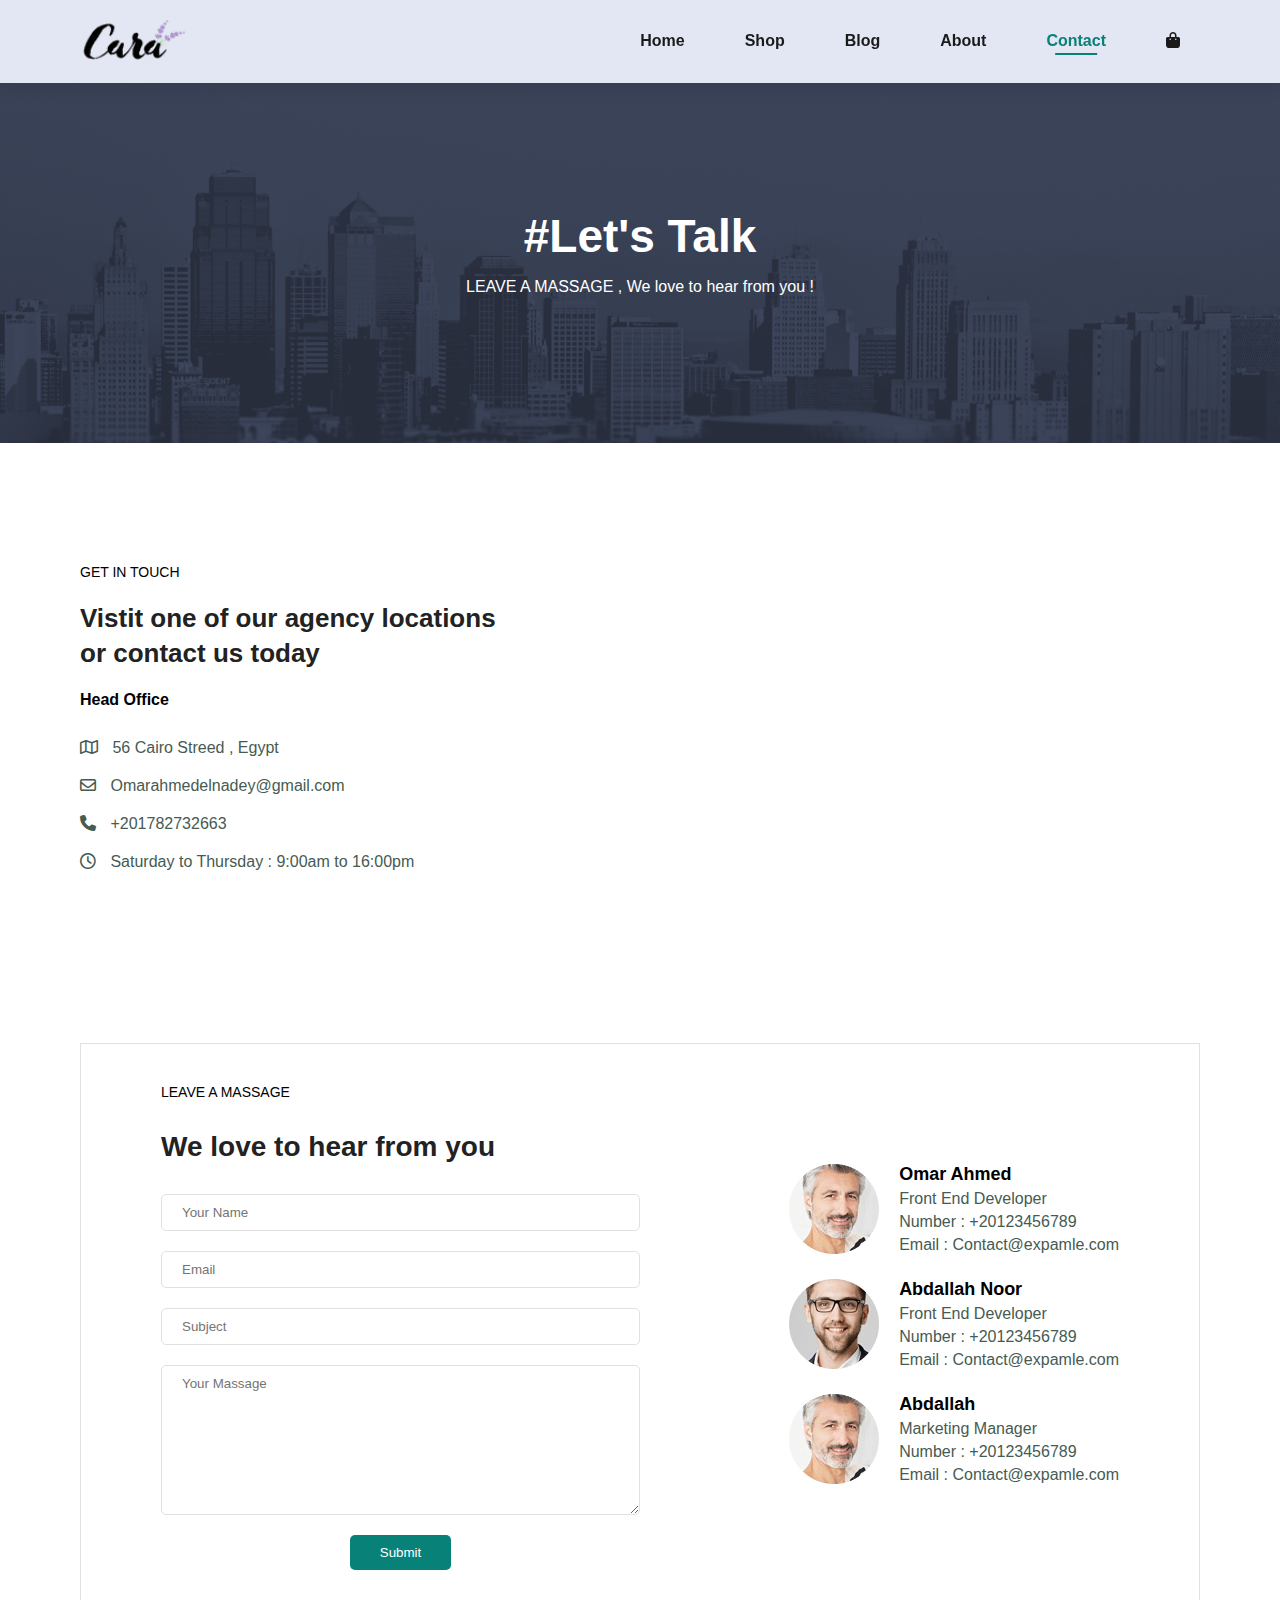
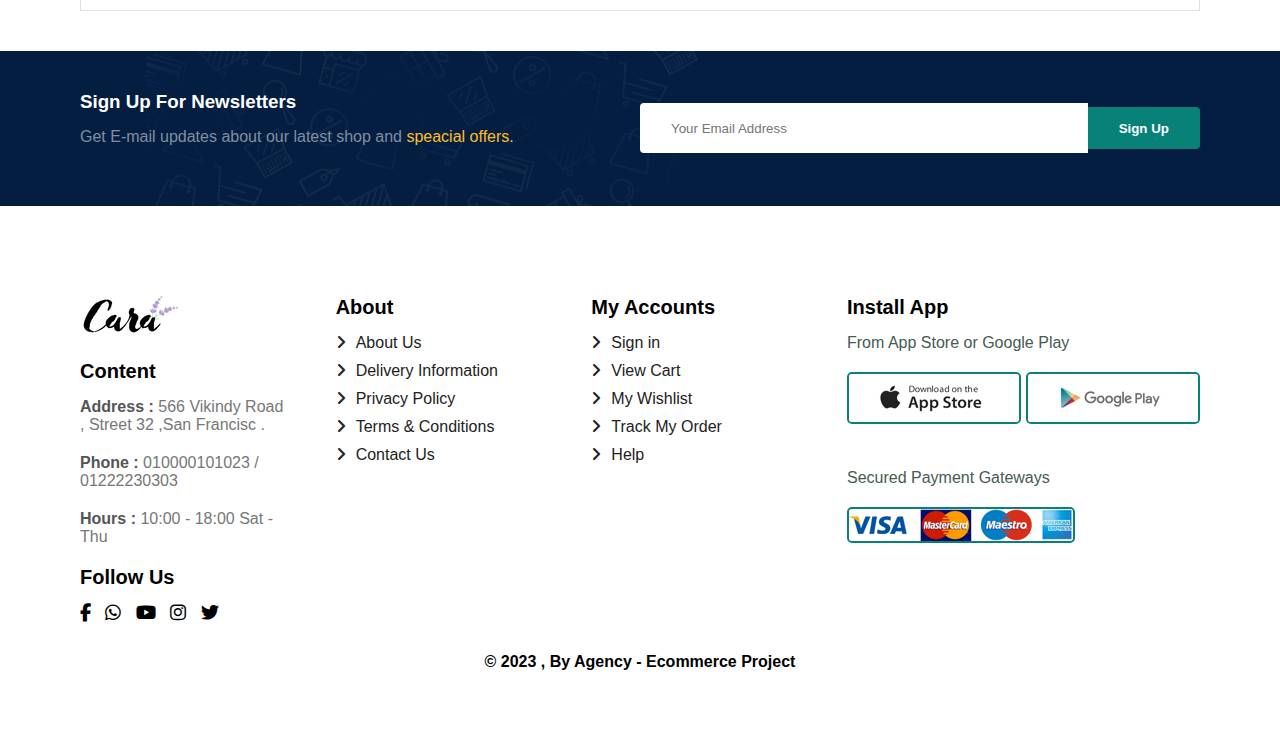
<file: contacts.html>
<!DOCTYPE html>
<html lang="en">

<head>
    <link type="image/png" sizes="16x16" rel="icon" href="favicon.png">
    <meta charset="UTF-8">
    <meta http-equiv="X-UA-Compatible" content="IE=edge">
    <meta name="viewport" content="width=device-width, initial-scale=1.0">
    <!-- Font Awesome Cdn  -->
    <link rel="stylesheet" href="https://cdnjs.cloudflare.com/ajax/libs/font-awesome/6.4.0/css/all.min.css">
    <!-- BootStrap Cdn -->
    <link href="https://cdn.jsdelivr.net/npm/bootstrap@5.3.0-alpha2/dist/css/bootstrap.min.css" rel="stylesheet"
        integrity="sha384-aFq/bzH65dt+w6FI2ooMVUpc+21e0SRygnTpmBvdBgSdnuTN7QbdgL+OapgHtvPp" crossorigin="anonymous">
    <!-- Style Css  -->
    <link rel="stylesheet" href="Css/Style.css">
    <title>Ecommerce</title>
</head>

<body>

    <!-- Header Nav bar Start  -->
    <header>
        <nav class="">
            <img src="Image/logo.png" alt="">
            <ul id="links">
                <li><a href="index.html">Home</a></li>
                <li><a href="shop.html">Shop</a></li>
                <li><a href="blog.html">Blog</a></li>
                <li><a href="about.html">About</a></li>
                <li><a class="active" href="contact..html">Contact</a></li>
                <li><a href=""><i class="fa-solid fa-bag-shopping"></i></a></li>
            </ul>

        </nav>
        <div id='bars' class="bars">
            <div class="bar "></div>
            <div class="bar "></div>
            <div class="bar "></div>

        </div>

    </header>
    <!-- Header Nav bar End  -->
    <!-- about-Banner Section Start  -->
    <div class="about-banner">
        <h2>#Let's Talk </h2>
        <p> LEAVE A MASSAGE , We love to hear from you !</p>
    </div>
    <!-- about-Banner Section End  -->
    <!-- Contact Section Start  -->
    <div class="contact-body p1 m1">
        <div class="details">
            <span>GET IN TOUCH</span>
            <h2>Vistit one of our agency locations or contact us today </h2>
            <h3>Head Office</h3>
            <p><i class="fa-regular fa-map"></i> 56 Cairo Streed , Egypt</p>
            <p><i class="fa-regular fa-envelope"></i> Omarahmedelnadey@gmail.com</p>
            <p><i class="fa-solid fa-phone"></i> +201782732663</p>
            <p><i class="fa-regular fa-clock"></i> Saturday to Thursday : 9:00am to 16:00pm</p>
        </div>
        <div class="map">
            <iframe
                src="https://www.google.com/maps/embed?pb=!1m18!1m12!1m3!1d863.3818241440499!2d31.239735352020578!3d30.050416489248143!2m3!1f0!2f0!3f0!3m2!1i1024!2i768!4f13.1!3m3!1m2!1s0x145841b5791d6b25%3A0x8e110248960625d0!2z2KfZhNi52KjYryDZiNiz2Lcg2KfZhNio2YTYrw!5e0!3m2!1sen!2seg!4v1682547112236!5m2!1sen!2seg"
                width="600" height="450" style="border:0;" allowfullscreen="" loading="lazy"
                referrerpolicy="no-referrer-when-downgrade"></iframe>
        </div>
    </div>
    <!-- Contact Section End  -->
    <!-- Form Section Start  -->
    <div class="contact-form p1">
        <div class="left-side">
            <span>LEAVE A MASSAGE</span>
            <h2>We love to hear from you</h2>
            <input type="text" placeholder="Your Name">
            <input type="text" placeholder="Email">
            <input type="text" placeholder="Subject">
            <textarea name="" id="" placeholder="Your Massage "></textarea>
            <button>Submit</button>
        </div>
        <div class="right-side">
            <div class="box">
                <div class="img-box">
                    <img src="Image/People/1.png" alt="">
                </div>
                <div class="desc-box">
                    <span>Omar Ahmed</span>
                    <p>Front End Developer</p>
                    <p>Number : +20123456789 </p>
                    <p>Email  : Contact@expamle.com</p>
                </div>
            </div>
            <div class="box">
                <div class="img-box">
                    <img src="Image/People/2.png" alt="">
                </div>
                <div class="desc-box">
                    <span>Abdallah Noor</span>
                    <p>Front End Developer</p>
                    <p>Number : +20123456789 </p>
                    <p>Email : Contact@expamle.com</p>
                </div>
            </div>
            <div class="box">
                <div class="img-box">
                    <img src="Image/People/1.png" alt="">
                </div>
                <div class="desc-box">
                    <span>Abdallah</span>
                    <p>Marketing Manager </p>
                    <p>Number : +20123456789 </p>
                    <p>Email : Contact@expamle.com</p>
                </div>
            </div>
        </div>
    </div>
    <!-- Form Section End  -->
    <!-- Newsletters Section  Start  -->
    <div class="newsletters p1 m1">
        <div class="news-info">
            <div class="signin-text">
                <h3>Sign Up For Newsletters</h3>
                <p>Get E-mail updates about our latest shop and <span>speacial offers.</span></p>
            </div>
            <div class="form">
                <input type="text" placeholder="Your Email Address">
                <button>Sign Up</button>
            </div>
        </div>
    </div>
    <!-- Newsletters Section  End  -->
    <!-- About Section Start  -->
    <div class="footer-section p1">
        <div class="footer">
            <div class="info">
                <img src="Image/logo.png" alt="">
                <h6>Content</h6>
                <p>Address :<span> 566 Vikindy Road , Street 32 ,San Francisc .</span> </p>
                <p>Phone :<span> 010000101023 / 01222230303</span></p>
                <p>Hours :<span> 10:00 - 18:00 Sat - Thu </span></p>
                <h6>Follow Us</h6>
                <i class="fa-brands fa-facebook-f"></i>
                <i class="fa-brands fa-whatsapp"></i>
                <i class="fa-brands fa-youtube"></i>
                <i class="fa-brands fa-instagram"></i>
                <i class="fa-brands fa-twitter"></i>
            </div>
            <div class="about">
                <h6>About</h6>
                <a href="">About Us</a>
                <a href="">Delivery Information</a>
                <a href="">Privacy Policy</a>
                <a href="">Terms & Conditions</a>
                <a href="">Contact Us</a>
            </div>
            <div class="acounts">
                <h6>My Accounts</h6>
                <a href="">Sign in </a>
                <a href="">View Cart </a>
                <a href="">My Wishlist </a>
                <a href="">Track My Order </a>
                <a href="">Help</a>
            </div>
            <div class="install">
                <h6>Install App</h6>
                <p>From App Store or Google Play</p>
                <div class="install-img">
                    <img src="Image/Footer/app.jpg" alt="">
                    <img src="Image/Footer/play.jpg" alt="">
                </div>
                <p>Secured Payment Gateways</p>
                <img src="Image/Footer/pay.png" alt="">
            </div>
        </div>
        <p class="copy-right"> &copy; 2023 , By Agency - Ecommerce Project</p>
    </div>
    <!-- About Section End  -->


    <script src="Js/main.js"></script>
</body>

</html>
</file>
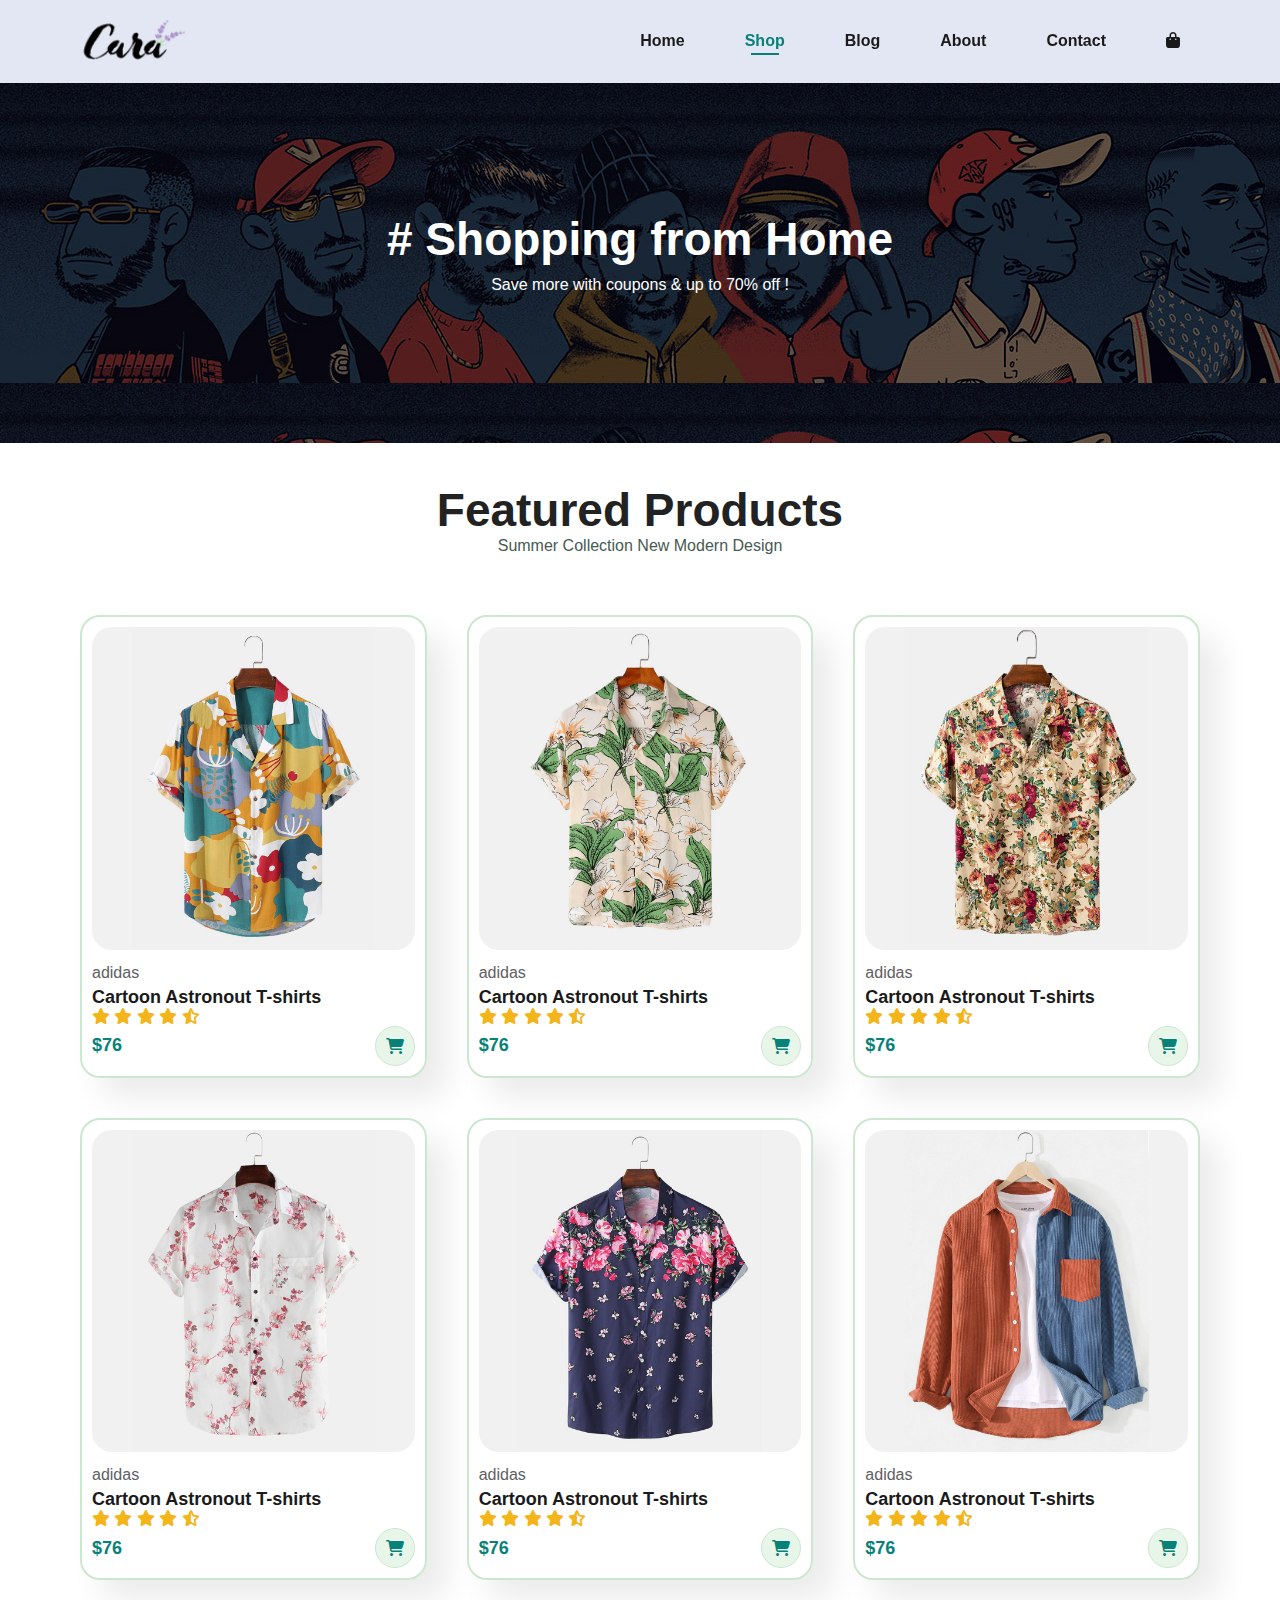
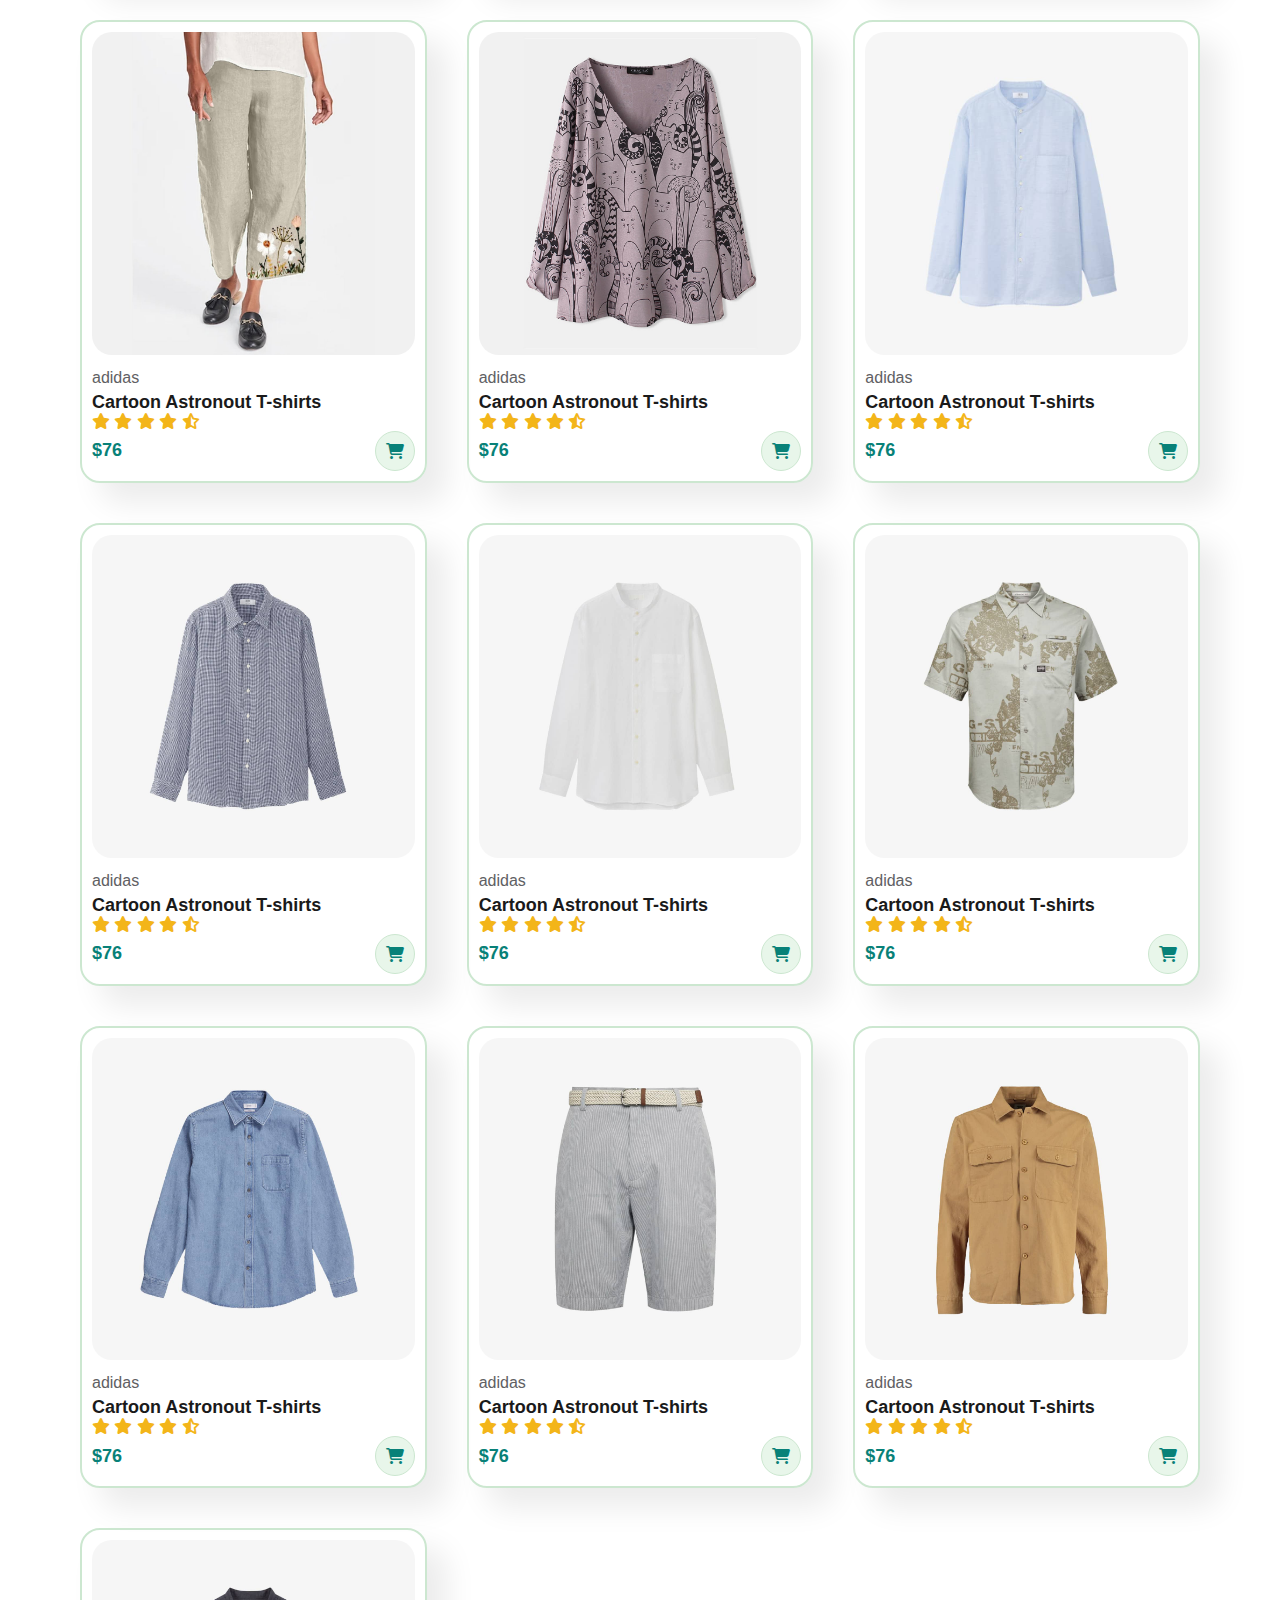
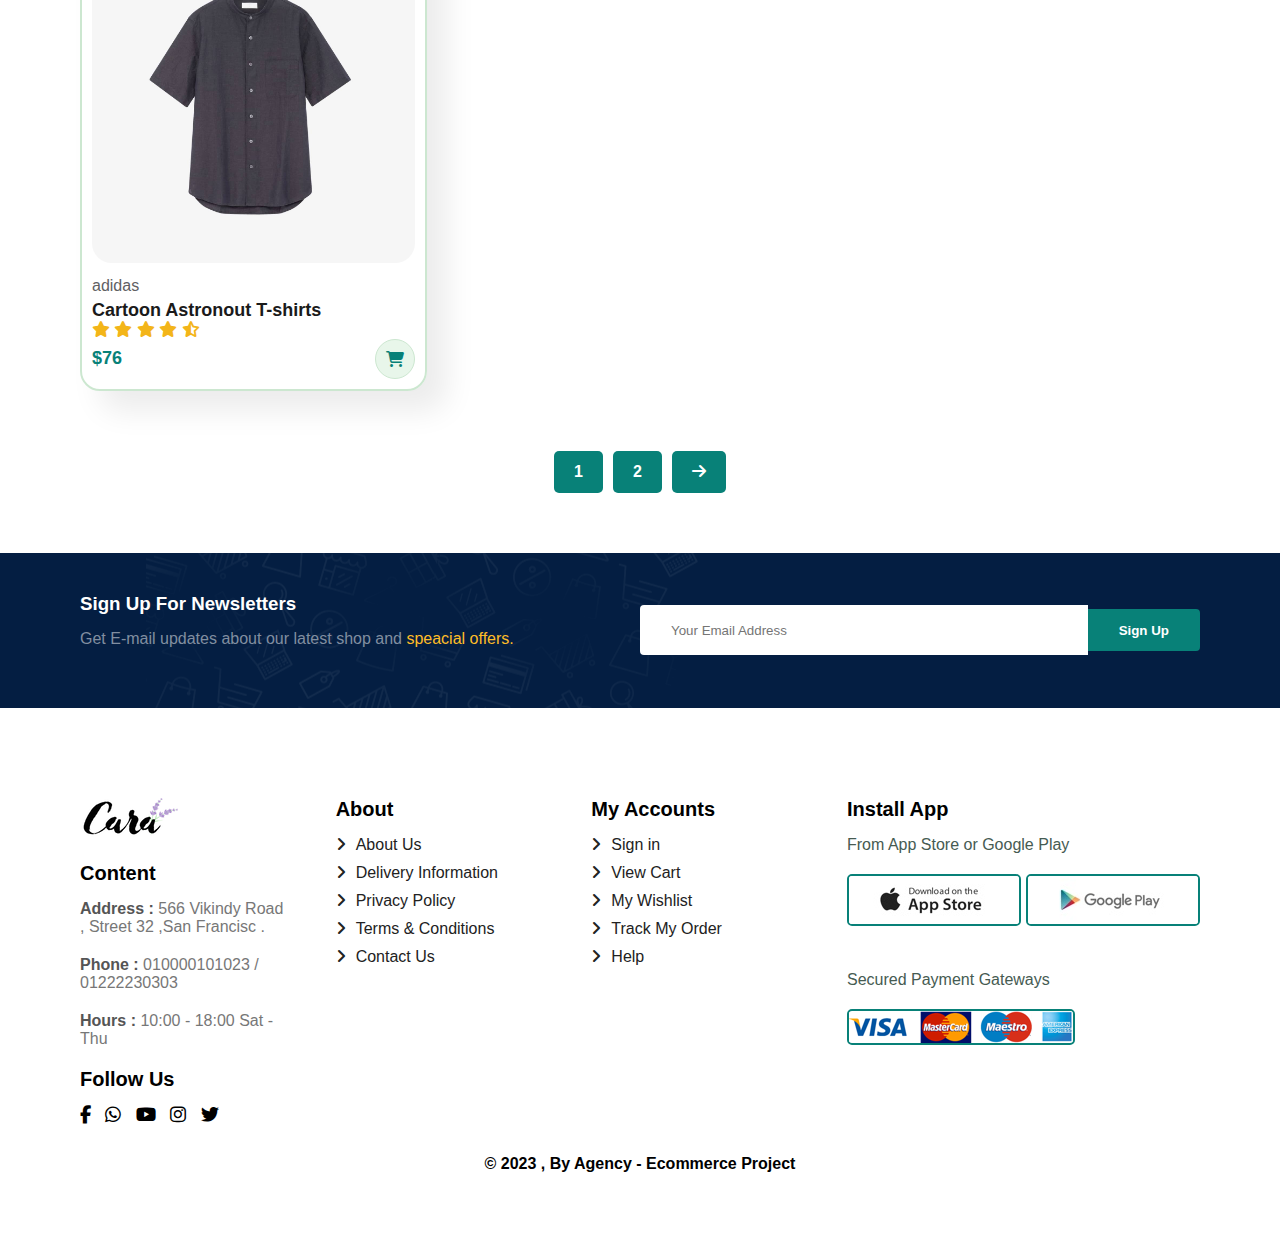
<file: shop.html>
<!DOCTYPE html>
<html lang="en">

<head>
    <link type="image/png" sizes="16x16" rel="icon" href="favicon.png">
    <meta charset="UTF-8">
    <meta http-equiv="X-UA-Compatible" content="IE=edge">
    <meta name="viewport" content="width=device-width, initial-scale=1.0">
    <!-- Font Awesome Cdn  -->
    <link rel="stylesheet" href="https://cdnjs.cloudflare.com/ajax/libs/font-awesome/6.4.0/css/all.min.css">
    <!-- BootStrap Cdn -->
    <link href="https://cdn.jsdelivr.net/npm/bootstrap@5.3.0-alpha2/dist/css/bootstrap.min.css" rel="stylesheet"
        integrity="sha384-aFq/bzH65dt+w6FI2ooMVUpc+21e0SRygnTpmBvdBgSdnuTN7QbdgL+OapgHtvPp" crossorigin="anonymous">
    <!-- Style Css  -->
    <link rel="stylesheet" href="Css/Style.css">
    <title>Ecommerce</title>
</head>

<body>

    <!-- Header Nav bar Start  -->
    <header>
        <nav class="">
            <img src="Image/logo.png" alt="">
            <ul id="links">
                <li><a href="index.html">Home</a></li>
                <li><a class="active" href="shop.html">Shop</a></li>
                <li><a href="blog.html">Blog</a></li>
                <li><a href="about.html">About</a></li>
                <li><a href="contact..html">Contact</a></li>
                <li><a href=""><i class="fa-solid fa-bag-shopping"></i></a></li>
            </ul>

        </nav>
        <div id='bars' class="bars">
            <div class="bar "></div>
            <div class="bar "></div>
            <div class="bar "></div>

        </div>

    </header>
    <!-- Header Nav bar End  -->
    <!-- Shop-Banner Section Start  -->
    <div class="shop-banner">
        <h2># Shopping from Home</h2>
        <p>Save more with coupons & up to 70% off !</p>

    </div>
    <!-- Shop-Banner Section End  -->

    <!-- First-Products Section Start  -->
    <div class="products p1">
        <div class="h-products">
            <h2>Featured Products</h2>
            <p>Summer Collection New Modern Design</p>
        </div>
        <div class="b-products">
            <div class="item-products">
                <div class="p-box boxOpen">
                    <img src="Image/products/f1.jpg" alt="">
                    <span>adidas</span>
                    <h5>Cartoon Astronout T-shirts</h5>
                    <div class="rate">
                        <i class="fa-solid fa-star"></i>
                        <i class="fa-solid fa-star"></i>
                        <i class="fa-solid fa-star"></i>
                        <i class="fa-solid fa-star"></i>
                        <i class="fa-solid fa-star-half-stroke"></i>
                    </div>
                    <div class="buying">
                        <h4>$76</h4>
                        <a href=""> <i class="fa-solid fa-cart-shopping"></i></a>
                    </div>
                </div>
                <div class="p-box boxOpen">
                    <img src="Image/products/f2.jpg" alt="">
                    <span>adidas</span>
                    <h5>Cartoon Astronout T-shirts</h5>
                    <div class="rate">
                        <i class="fa-solid fa-star"></i>
                        <i class="fa-solid fa-star"></i>
                        <i class="fa-solid fa-star"></i>
                        <i class="fa-solid fa-star"></i>
                        <i class="fa-solid fa-star-half-stroke"></i>
                    </div>
                    <div class="buying">
                        <h4>$76</h4>
                        <a href=""> <i class="fa-solid fa-cart-shopping"></i></a>
                    </div>
                </div>
                <div class="p-box boxOpen">
                    <img src="Image/products/f3.jpg" alt="">
                    <span>adidas</span>
                    <h5>Cartoon Astronout T-shirts</h5>
                    <div class="rate">
                        <i class="fa-solid fa-star"></i>
                        <i class="fa-solid fa-star"></i>
                        <i class="fa-solid fa-star"></i>
                        <i class="fa-solid fa-star"></i>
                        <i class="fa-solid fa-star-half-stroke"></i>
                    </div>
                    <div class="buying">
                        <h4>$76</h4>
                        <a href=""> <i class="fa-solid fa-cart-shopping"></i></a>
                    </div>
                </div>
                <div class="p-box boxOpen">
                    <img src="Image/products/f4.jpg" alt="">
                    <span>adidas</span>
                    <h5>Cartoon Astronout T-shirts</h5>
                    <div class="rate">
                        <i class="fa-solid fa-star"></i>
                        <i class="fa-solid fa-star"></i>
                        <i class="fa-solid fa-star"></i>
                        <i class="fa-solid fa-star"></i>
                        <i class="fa-solid fa-star-half-stroke"></i>
                    </div>
                    <div class="buying">
                        <h4>$76</h4>
                        <a href=""> <i class="fa-solid fa-cart-shopping"></i></a>
                    </div>
                </div>
                <div class="p-box">
                    <img src="Image/products/f5.jpg" alt="">
                    <span>adidas</span>
                    <h5>Cartoon Astronout T-shirts</h5>
                    <div class="rate">
                        <i class="fa-solid fa-star"></i>
                        <i class="fa-solid fa-star"></i>
                        <i class="fa-solid fa-star"></i>
                        <i class="fa-solid fa-star"></i>
                        <i class="fa-solid fa-star-half-stroke"></i>
                    </div>
                    <div class="buying">
                        <h4>$76</h4>
                        <a href=""> <i class="fa-solid fa-cart-shopping"></i></a>
                    </div>
                </div>
                <div class="p-box">
                    <img src="Image/products/f6.jpg" alt="">
                    <span>adidas</span>
                    <h5>Cartoon Astronout T-shirts</h5>
                    <div class="rate">
                        <i class="fa-solid fa-star"></i>
                        <i class="fa-solid fa-star"></i>
                        <i class="fa-solid fa-star"></i>
                        <i class="fa-solid fa-star"></i>
                        <i class="fa-solid fa-star-half-stroke"></i>
                    </div>
                    <div class="buying">
                        <h4>$76</h4>
                        <a href=""> <i class="fa-solid fa-cart-shopping"></i></a>
                    </div>
                </div>
                <div class="p-box">
                    <img src="Image/products/f7.jpg" alt="">
                    <span>adidas</span>
                    <h5>Cartoon Astronout T-shirts</h5>
                    <div class="rate">
                        <i class="fa-solid fa-star"></i>
                        <i class="fa-solid fa-star"></i>
                        <i class="fa-solid fa-star"></i>
                        <i class="fa-solid fa-star"></i>
                        <i class="fa-solid fa-star-half-stroke"></i>
                    </div>
                    <div class="buying">
                        <h4>$76</h4>
                        <a href=""> <i class="fa-solid fa-cart-shopping"></i></a>
                    </div>
                </div>
                <div class="p-box">
                    <img src="Image/products/f8.jpg" alt="">
                    <span>adidas</span>
                    <h5>Cartoon Astronout T-shirts</h5>
                    <div class="rate">
                        <i class="fa-solid fa-star"></i>
                        <i class="fa-solid fa-star"></i>
                        <i class="fa-solid fa-star"></i>
                        <i class="fa-solid fa-star"></i>
                        <i class="fa-solid fa-star-half-stroke"></i>
                    </div>
                    <div class="buying">
                        <h4>$76</h4>
                        <a href=""> <i class="fa-solid fa-cart-shopping"></i></a>
                    </div>
                </div>
                <div class="p-box">
                    <img src="Image/products/n1.jpg" alt="">
                    <span>adidas</span>
                    <h5>Cartoon Astronout T-shirts</h5>
                    <div class="rate">
                        <i class="fa-solid fa-star"></i>
                        <i class="fa-solid fa-star"></i>
                        <i class="fa-solid fa-star"></i>
                        <i class="fa-solid fa-star"></i>
                        <i class="fa-solid fa-star-half-stroke"></i>
                    </div>
                    <div class="buying">
                        <h4>$76</h4>
                        <a href=""> <i class="fa-solid fa-cart-shopping"></i></a>
                    </div>
                </div>
                <div class="p-box">
                    <img src="Image/products/n2.jpg" alt="">
                    <span>adidas</span>
                    <h5>Cartoon Astronout T-shirts</h5>
                    <div class="rate">
                        <i class="fa-solid fa-star"></i>
                        <i class="fa-solid fa-star"></i>
                        <i class="fa-solid fa-star"></i>
                        <i class="fa-solid fa-star"></i>
                        <i class="fa-solid fa-star-half-stroke"></i>
                    </div>
                    <div class="buying">
                        <h4>$76</h4>
                        <a href=""> <i class="fa-solid fa-cart-shopping"></i></a>
                    </div>
                </div>
                <div class="p-box">
                    <img src="Image/products/n3.jpg" alt="">
                    <span>adidas</span>
                    <h5>Cartoon Astronout T-shirts</h5>
                    <div class="rate">
                        <i class="fa-solid fa-star"></i>
                        <i class="fa-solid fa-star"></i>
                        <i class="fa-solid fa-star"></i>
                        <i class="fa-solid fa-star"></i>
                        <i class="fa-solid fa-star-half-stroke"></i>
                    </div>
                    <div class="buying">
                        <h4>$76</h4>
                        <a href=""> <i class="fa-solid fa-cart-shopping"></i></a>
                    </div>
                </div>
                <div class="p-box">
                    <img src="Image/products/n4.jpg" alt="">
                    <span>adidas</span>
                    <h5>Cartoon Astronout T-shirts</h5>
                    <div class="rate">
                        <i class="fa-solid fa-star"></i>
                        <i class="fa-solid fa-star"></i>
                        <i class="fa-solid fa-star"></i>
                        <i class="fa-solid fa-star"></i>
                        <i class="fa-solid fa-star-half-stroke"></i>
                    </div>
                    <div class="buying">
                        <h4>$76</h4>
                        <a href=""> <i class="fa-solid fa-cart-shopping"></i></a>
                    </div>
                </div>
                <div class="p-box">
                    <img src="Image/products/n5.jpg" alt="">
                    <span>adidas</span>
                    <h5>Cartoon Astronout T-shirts</h5>
                    <div class="rate">
                        <i class="fa-solid fa-star"></i>
                        <i class="fa-solid fa-star"></i>
                        <i class="fa-solid fa-star"></i>
                        <i class="fa-solid fa-star"></i>
                        <i class="fa-solid fa-star-half-stroke"></i>
                    </div>
                    <div class="buying">
                        <h4>$76</h4>
                        <a href=""> <i class="fa-solid fa-cart-shopping"></i></a>
                    </div>
                </div>
                <div class="p-box">
                    <img src="Image/products/n6.jpg" alt="">
                    <span>adidas</span>
                    <h5>Cartoon Astronout T-shirts</h5>
                    <div class="rate">
                        <i class="fa-solid fa-star"></i>
                        <i class="fa-solid fa-star"></i>
                        <i class="fa-solid fa-star"></i>
                        <i class="fa-solid fa-star"></i>
                        <i class="fa-solid fa-star-half-stroke"></i>
                    </div>
                    <div class="buying">
                        <h4>$76</h4>
                        <a href=""> <i class="fa-solid fa-cart-shopping"></i></a>
                    </div>
                </div>
                <div class="p-box">
                    <img src="Image/products/n7.jpg" alt="">
                    <span>adidas</span>
                    <h5>Cartoon Astronout T-shirts</h5>
                    <div class="rate">
                        <i class="fa-solid fa-star"></i>
                        <i class="fa-solid fa-star"></i>
                        <i class="fa-solid fa-star"></i>
                        <i class="fa-solid fa-star"></i>
                        <i class="fa-solid fa-star-half-stroke"></i>
                    </div>
                    <div class="buying">
                        <h4>$76</h4>
                        <a href=""> <i class="fa-solid fa-cart-shopping"></i></a>
                    </div>
                </div>
                <div class="p-box">
                    <img src="Image/products/n8.jpg" alt="">
                    <span>adidas</span>
                    <h5>Cartoon Astronout T-shirts</h5>
                    <div class="rate">
                        <i class="fa-solid fa-star"></i>
                        <i class="fa-solid fa-star"></i>
                        <i class="fa-solid fa-star"></i>
                        <i class="fa-solid fa-star"></i>
                        <i class="fa-solid fa-star-half-stroke"></i>
                    </div>
                    <div class="buying">
                        <h4>$76</h4>
                        <a href=""> <i class="fa-solid fa-cart-shopping"></i></a>
                    </div>
                </div>

            </div>
        </div>
    </div>
    <!-- First-Products Section End  -->

    <div class="page-products p1">
        <a href="#">1</a>
        <a href="#">2</a>
        <a href="#"><i class="fa-solid fa-arrow-right"></i></a>
    </div>

    <!-- Newsletters Section  Start  -->
    <div class="newsletters p1 m1">
        <div class="news-info">
            <div class="signin-text">
                <h3>Sign Up For Newsletters</h3>
                <p>Get E-mail updates about our latest shop and <span>speacial offers.</span></p>
            </div>
            <div class="form">
                <input type="text" placeholder="Your Email Address">
                <button>Sign Up</button>
            </div>
        </div>
    </div>
    <!-- Newsletters Section  End  -->
    <!-- About Section Start  -->
    <div class="footer-section p1">
        <div class="footer">
            <div class="info">
                <img src="Image/logo.png" alt="">
                <h6>Content</h6>
                <p>Address :<span> 566 Vikindy Road , Street 32 ,San Francisc .</span> </p>
                <p>Phone :<span> 010000101023 / 01222230303</span></p>
                <p>Hours :<span> 10:00 - 18:00 Sat - Thu </span></p>
                <h6>Follow Us</h6>
                <i class="fa-brands fa-facebook-f"></i>
                <i class="fa-brands fa-whatsapp"></i>
                <i class="fa-brands fa-youtube"></i>
                <i class="fa-brands fa-instagram"></i>
                <i class="fa-brands fa-twitter"></i>
            </div>
            <div class="about">
                <h6>About</h6>
                <a href="">About Us</a>
                <a href="">Delivery Information</a>
                <a href="">Privacy Policy</a>
                <a href="">Terms & Conditions</a>
                <a href="">Contact Us</a>
            </div>
            <div class="acounts">
                <h6>My Accounts</h6>
                <a href="">Sign in </a>
                <a href="">View Cart </a>
                <a href="">My Wishlist </a>
                <a href="">Track My Order </a>
                <a href="">Help</a>
            </div>
            <div class="install">
                <h6>Install App</h6>
                <p>From App Store or Google Play</p>
                <div class="install-img">
                    <img src="Image/Footer/app.jpg" alt="">
                    <img src="Image/Footer/play.jpg" alt="">
                </div>
                <p>Secured Payment Gateways</p>
                <img src="Image/Footer/pay.png" alt="">
            </div>
        </div>
        <p class="copy-right"> &copy; 2023 , By Agency - Ecommerce Project</p>
    </div>
    <!-- About Section End  -->


    <script src="Js/main.js"></script>
</body>

</html>
</file>
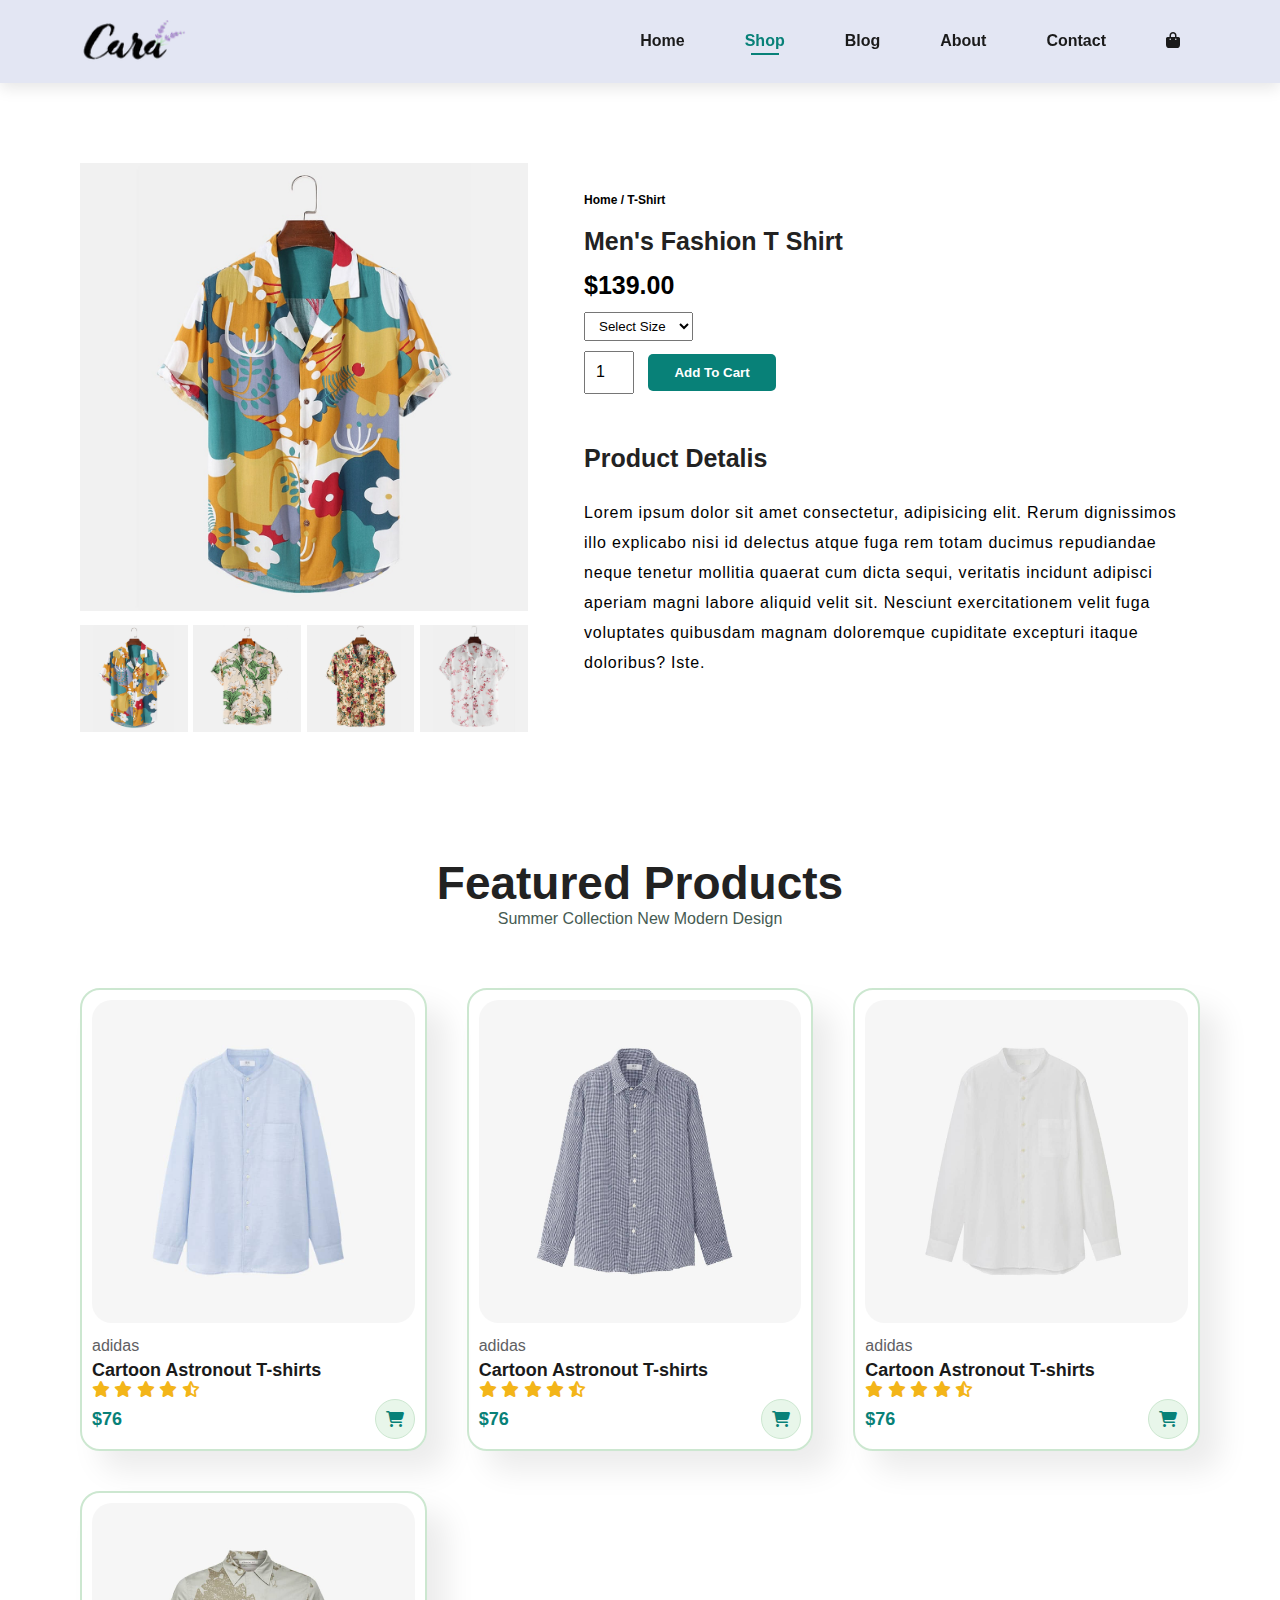
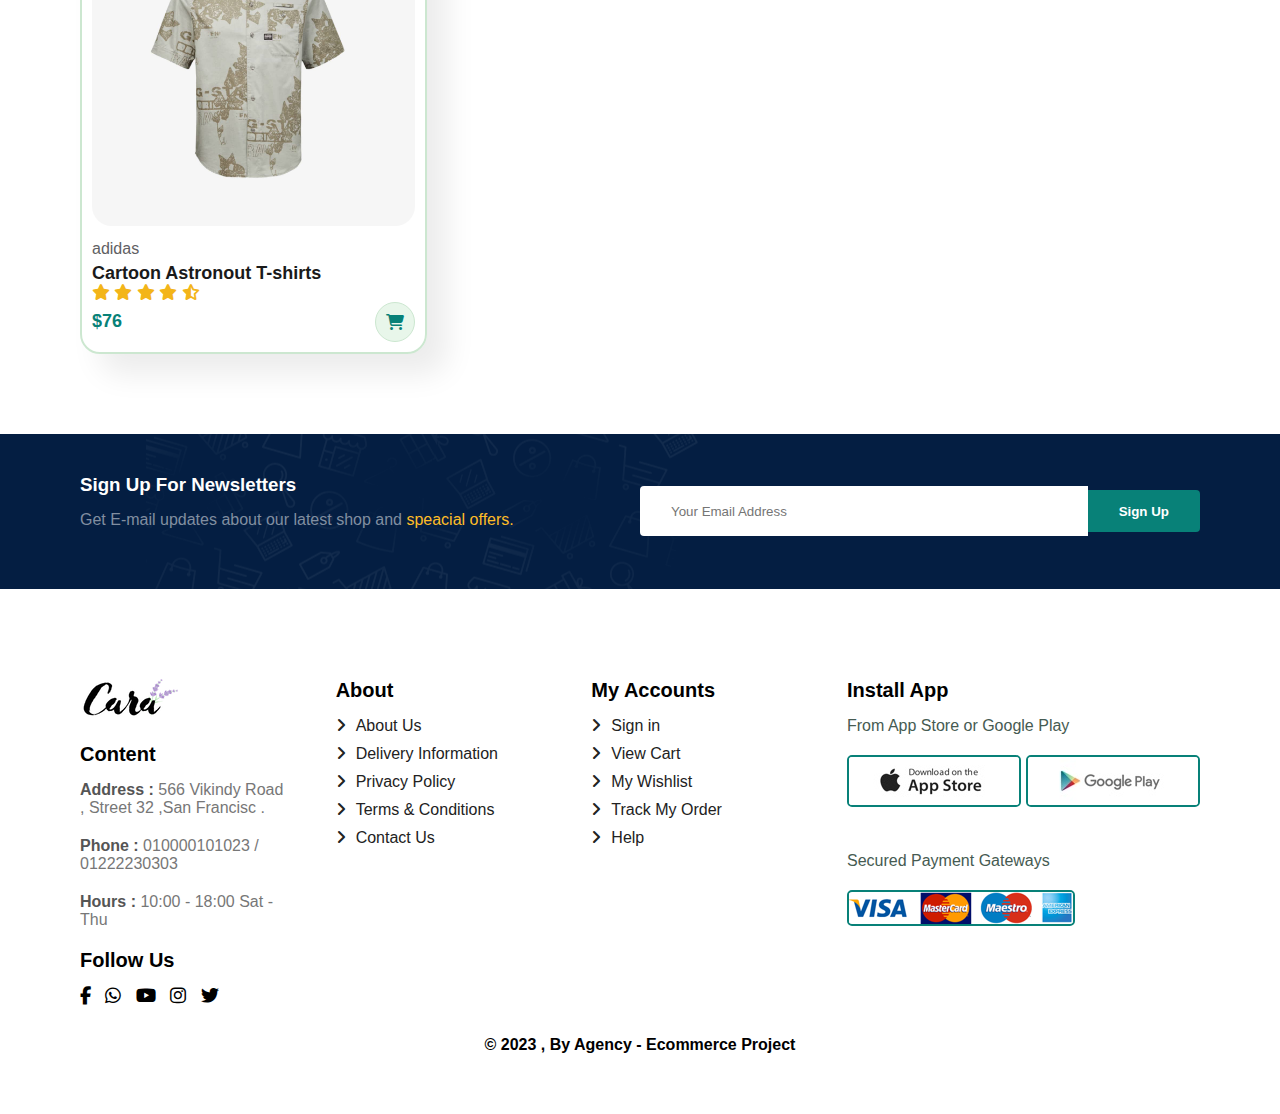
<file: sproduct.html>
<!DOCTYPE html>
<html lang="en">

<head>
    <link type="image/png" sizes="16x16" rel="icon" href="favicon.png">
    <meta charset="UTF-8">
    <meta http-equiv="X-UA-Compatible" content="IE=edge">
    <meta name="viewport" content="width=device-width, initial-scale=1.0">
    <!-- Font Awesome Cdn  -->
    <link rel="stylesheet" href="https://cdnjs.cloudflare.com/ajax/libs/font-awesome/6.4.0/css/all.min.css">
    <!-- BootStrap Cdn -->
    <link href="https://cdn.jsdelivr.net/npm/bootstrap@5.3.0-alpha2/dist/css/bootstrap.min.css" rel="stylesheet"
        integrity="sha384-aFq/bzH65dt+w6FI2ooMVUpc+21e0SRygnTpmBvdBgSdnuTN7QbdgL+OapgHtvPp" crossorigin="anonymous">
    <!-- Style Css  -->
    <link rel="stylesheet" href="Css/Style.css">
    <title>Ecommerce</title>
</head>

<body>

    <!-- Header Nav bar Start  -->
    <header>
        <nav class="">
            <img src="Image/logo.png" alt="">
            <ul id="links">
                <li><a href="index.html">Home</a></li>
                <li><a class="active" href="shop.html">Shop</a></li>
                <li><a href="blog.html">Blog</a></li>
                <li><a href="about.html">About</a></li>
                <li><a href="contact..html">Contact</a></li>
                <li><a href=""><i class="fa-solid fa-bag-shopping"></i></a></li>
            </ul>

        </nav>
        <div id='bars' class="bars">
            <div class="bar "></div>
            <div class="bar "></div>
            <div class="bar "></div>

        </div>

    </header>
    <!-- Header Nav bar End  -->

    <!-- Single Product Start  -->
    <div class="proudct-detils p1 m1">
        <div class="single-product-img">
            <img src="Image/products/f1.jpg" width="100%" id="mainImg" alt="">

            <div class="small-product-img">
                <div class="small-product-col">
                    <img src="Image/products/f1.jpg" width="100%" class="small-img" alt="">
                </div>
                <div class="small-product-col">
                    <img src="Image/products/f2.jpg" width="100%" class="small-img" alt="">
                </div>
                <div class="small-product-col">
                    <img src="Image/products/f3.jpg" width="100%" class="small-img" alt="">
                </div>
                <div class="small-product-col">
                    <img src="Image/products/f4.jpg" width="100%" class="small-img" alt="">
                </div>
            </div>
        </div>
        <div class="single-product-details">
            <h6>Home / T-Shirt </h6>
            <h4>Men's Fashion T Shirt </h4>
            <h3>$139.00</h3>
            <select>
                <option>Select Size</option>
                <option>XL</option>
                <option>XXL</option>
                <option>Small</option>
                <option>Large</option>
            </select>
            <input type="number" value="1">
            <button>Add To Cart</button>
            <h4>Product Detalis</h4>
            <span>Lorem ipsum dolor sit amet consectetur, adipisicing elit. Rerum dignissimos illo explicabo nisi id
                delectus atque fuga rem totam ducimus repudiandae neque tenetur mollitia quaerat cum dicta sequi,
                veritatis incidunt adipisci aperiam magni labore aliquid velit sit. Nesciunt exercitationem velit fuga
                voluptates quibusdam magnam doloremque cupiditate excepturi itaque doloribus? Iste.</span>
        </div>
    </div>
    <!-- Single Product End  -->
        <!-- Products Section Start  -->
        <div class="products p1">
            <div class="h-products">
                <h2>Featured Products</h2>
                <p>Summer Collection New Modern Design</p>
            </div>
            <div class="b-products">
                <div class="item-products">
                    <div class="p-box">
                        <img src="Image/products/n1.jpg" alt="">
                        <span>adidas</span>
                        <h5>Cartoon Astronout T-shirts</h5>
                        <div class="rate">
                            <i class="fa-solid fa-star"></i>
                            <i class="fa-solid fa-star"></i>
                            <i class="fa-solid fa-star"></i>
                            <i class="fa-solid fa-star"></i>
                            <i class="fa-solid fa-star-half-stroke"></i>
                        </div>
                        <div class="buying">
                            <h4>$76</h4>
                            <a href=""> <i class="fa-solid fa-cart-shopping"></i></a>
                        </div>
                    </div>
                    <div class="p-box">
                        <img src="Image/products/n2.jpg" alt="">
                        <span>adidas</span>
                        <h5>Cartoon Astronout T-shirts</h5>
                        <div class="rate">
                            <i class="fa-solid fa-star"></i>
                            <i class="fa-solid fa-star"></i>
                            <i class="fa-solid fa-star"></i>
                            <i class="fa-solid fa-star"></i>
                            <i class="fa-solid fa-star-half-stroke"></i>
                        </div>
                        <div class="buying">
                            <h4>$76</h4>
                            <a href=""> <i class="fa-solid fa-cart-shopping"></i></a>
                        </div>
                    </div>
                    <div class="p-box">
                        <img src="Image/products/n3.jpg" alt="">
                        <span>adidas</span>
                        <h5>Cartoon Astronout T-shirts</h5>
                        <div class="rate">
                            <i class="fa-solid fa-star"></i>
                            <i class="fa-solid fa-star"></i>
                            <i class="fa-solid fa-star"></i>
                            <i class="fa-solid fa-star"></i>
                            <i class="fa-solid fa-star-half-stroke"></i>
                        </div>
                        <div class="buying">
                            <h4>$76</h4>
                            <a href=""> <i class="fa-solid fa-cart-shopping"></i></a>
                        </div>
                    </div>
                    <div class="p-box">
                        <img src="Image/products/n4.jpg" alt="">
                        <span>adidas</span>
                        <h5>Cartoon Astronout T-shirts</h5>
                        <div class="rate">
                            <i class="fa-solid fa-star"></i>
                            <i class="fa-solid fa-star"></i>
                            <i class="fa-solid fa-star"></i>
                            <i class="fa-solid fa-star"></i>
                            <i class="fa-solid fa-star-half-stroke"></i>
                        </div>
                        <div class="buying">
                            <h4>$76</h4>
                            <a href=""> <i class="fa-solid fa-cart-shopping"></i></a>
                        </div>
                    </div>
    
                </div>
            </div>
        </div>
        <!-- Products Section End  -->
    
    <!-- Newsletters Section  Start  -->
    <div class="newsletters p1 m1">
        <div class="news-info">
            <div class="signin-text">
                <h3>Sign Up For Newsletters</h3>
                <p>Get E-mail updates about our latest shop and <span>speacial offers.</span></p>
            </div>
            <div class="form">
                <input type="text" placeholder="Your Email Address">
                <button>Sign Up</button>
            </div>
        </div>
    </div>
    <!-- Newsletters Section  End  -->
    <!-- About Section Start  -->
    <div class="footer-section p1">
        <div class="footer">
            <div class="info">
                <img src="Image/logo.png" alt="">
                <h6>Content</h6>
                <p>Address :<span> 566 Vikindy Road , Street 32 ,San Francisc .</span> </p>
                <p>Phone :<span> 010000101023 / 01222230303</span></p>
                <p>Hours :<span> 10:00 - 18:00 Sat - Thu </span></p>
                <h6>Follow Us</h6>
                <i class="fa-brands fa-facebook-f"></i>
                <i class="fa-brands fa-whatsapp"></i>
                <i class="fa-brands fa-youtube"></i>
                <i class="fa-brands fa-instagram"></i>
                <i class="fa-brands fa-twitter"></i>
            </div>
            <div class="about">
                <h6>About</h6>
                <a href="">About Us</a>
                <a href="">Delivery Information</a>
                <a href="">Privacy Policy</a>
                <a href="">Terms & Conditions</a>
                <a href="">Contact Us</a>
            </div>
            <div class="acounts">
                <h6>My Accounts</h6>
                <a href="">Sign in </a>
                <a href="">View Cart </a>
                <a href="">My Wishlist </a>
                <a href="">Track My Order </a>
                <a href="">Help</a>
            </div>
            <div class="install">
                <h6>Install App</h6>
                <p>From App Store or Google Play</p>
                <div class="install-img">
                    <img src="Image/Footer/app.jpg" alt="">
                    <img src="Image/Footer/play.jpg" alt="">
                </div>
                <p>Secured Payment Gateways</p>
                <img src="Image/Footer/pay.png" alt="">
            </div>
        </div>
        <p class="copy-right"> &copy; 2023 , By Agency - Ecommerce Project</p>
    </div>
    <!-- About Section End  -->


    <script src="Js/main.js"></script>
</body>

</html>
</file>
<file: Css/Style.css>
@import url('https://fonts.googleapis.com/css2?family=Cairo:wght@300;400;500;600;700;800;900&family=Kanit:wght@500&family=Open+Sans:wght@400;500&family=Poppins:wght@400;500;600;700&display=swap');


/* Global Start  */
:root {
    --transition: 0.5s;
    --green-color: #088178;
}
* {
    margin: 0;
    padding: 0;
    box-sizing: border-box;
    font-family: 'Spartan', sans-serif;
}
ul {
    padding: 0;
    margin: 0;
}
li {
    list-style: none;
}
a {
    text-decoration: none;
}
a.normal {
    display: block;
    color: black;
    background-color: white;
    width: fit-content;
    font-weight: 700;
    padding: 12px 30px;
    border-radius: 5px;
    transition: var(--transition);
}
h1 {
    font-size: 50px;
    line-height: 64px;
    color: #222;
}

h2 {
    font-size: 46px;
    line-height: 54px;
    color: #222;
}

h4 {
    font-size: 20px;
    color: #222;
}

h6 {
    font-size: 12px;
    font-weight: 700;
}

p {
    color: #465b52;
    margin: 15px 0 20px;
}

.p1 {
    padding: 40px 80px;
}

@media screen and (max-width:992px) {
    .p1 {
        padding: 40px 30px;
    }
}

.m1 {
    margin: 40px 0;
}

body {
    width: 100%;
    margin: 0;
    padding: 0;
    position: relative;
}


/* Global End  */
/* Header Start  */
header {
    background-color: #E3E6F3;
    padding: 20px 80px;
    box-shadow: 0 5px 15px rgba(0, 0, 0, 0.1);
    position: sticky;
    top: 0;
    left: 0;
    z-index: 999;
    display: flex;
    align-items: center;
}

@media screen and (max-width:992px) {
    header {
        padding: 20px 30px;
    }
}

header nav {
    display: flex;
    justify-content: space-between;
    align-items: center;
    flex: 1;
}

header nav img {
    width: 150px;
}

header nav ul {
    display: flex;
    align-items: center;
    justify-content: space-around;
    gap: 20px;
    transition: var(--transition);
}

@media screen and (max-width:992px) {
    header nav ul {
        display: flex;
        position: fixed;
        flex-direction:column;
        justify-content: start;
        width: 200px;
        height: 100vh;
        top: 82px;
        right: -300px;
        gap: 30px;
        padding: 10px;
        background-color: #E3E6F3;
        transition: var(--transition);
    }
    header nav ul li {
        padding: 0px 0px;
    }
    header nav ul.show {
        right: 0;
        transition: var(--transition);
    }
    }

header nav ul li {
    padding: 10px 20px;
}

header nav ul li a {
    color: #1a1a1a;
    display: block;
    font-weight: 600;
    transition: var(--transition);
    position: relative;
}

header nav ul li a:hover,
header nav ul li a.active {
    color: var(--green-color);
}

header nav ul li a.active::after,
header nav ul li a::after {
    content: '';
    position: absolute;
    bottom: -5px;
    left: 50%;
    transform: translateX(-50%);
    background-color: var(--green-color);
    height: 2px;
    transition: var(--transition);
}

header nav ul li a.active::after {
    width: 70%;
}

header nav ul li a::after {
    width: 0%;
}

header nav ul li a:hover::after {
    width: 70%;
}

/* -------------------Menu Bars---------------------------- */
.bars {
    display: flex;
    flex-direction: column;
    gap: 5px;
    cursor: pointer;
    position: relative;
    z-index: 5;
    transition: var(--transition);
}
@media screen and (min-width:992px) {
    .bars {
        display: none;
    }
}

.bar {
    width: 30px;
    height: 4px;
    background-color: black;
    transition: var(--transition);
}

.bars.active .bar:nth-child(1) {
    transition: var(--transition);
    transform: translateY(10px) rotate(45deg);
}

.bars.active .bar:nth-child(2) {
    transition: var(--transition);
    opacity: 0;
}

.bars.active .bar:nth-child(3) {
    transition: var(--transition);
    transform: translateY(-7px) rotate(-45deg);
}

/* ----------------------------------------------- */
/* Header End  */
/* Landing Section Start  */
.landing {
    height: 90vh;
    background-image: url(../Image/hero4.png);
    background-position: top 25% right 0;
    background-size: cover;
    padding: 0 80px;
    display: flex;
    align-items: center;
    justify-content: start;
}
.landing .landing-desc h2,
.landing .landing-desc h4,
.landing .landing-desc h1 {
    font-weight: 700;
}

.landing .landing-desc h4 {
    padding-bottom: 15px;
}

.landing .landing-desc h1 {
    color: var(--green-color);
}
@media screen and (max-width:992px) {
    .landing {
        height: 70vh;
        padding: 0 80px 0 30px;
        background-position: top 30% right 30%;
    }
}
@media (max-width:477px) {
    .landing {
        padding: 0 20px;
        background-position: 0%;
    }

    .landing .landing-desc h4 {
        font-size: 20px;
    }
    .landing .landing-desc h2 {
        font-size: 28px;
    }
    .landing .landing-desc h1 {
        font-size: 34px;
        
    }
}

.landing .landing-desc .shop {
    background-image: url(../Image/button.png);
    padding: 12px 80px 9px 65px;
    width: fit-content;
    position: relative;
    display: flex;
    align-items: center;
    justify-content: center;
    margin-top: 20px;
    transition: 0.5s;
    cursor: pointer;
}

.landing .landing-desc .shop button {
    background-color: transparent;
    border: none;
    font-weight: 700;
    color: var(--green-color);
    padding: 2px;
    transition: 0.5s;
}

.landing .landing-desc .shop:hover {
    transform: scale(1.05);
}
/* Landing Section End  */
/* Feature Start  */

.features .features-items {
    display: grid;
    grid-template-columns: repeat(auto-fill, minmax(180px, 20px));
    align-items: center;
    justify-content: center;
    gap: 20px;
}
.features .features-items .f-box {
    margin: 15px 0;
    display: flex;
    align-items: center;
    justify-content: center;
    flex-direction: column;
    padding: 20px 10px;
    gap: 20px;
    box-shadow: 5px 20px 34px rgba(0, 0, 0, 10%);
    border-radius: 5px;
    border: 2px solid #cce7d0;
    transition: 0.3s;
}
.features .features-items .f-box:hover {
    box-shadow: 5px 10px 54px rgba(70, 62, 221, 10%);
    transform: translateY(-5px);
}

.features .features-items .f-box img {
    width: 100%;
    margin-bottom: 10px;
}

.features .features-items .f-box h6 {
    padding: 9px 8px;
    background-color: #fddde4;
    color: var(--green-color);
    border-radius: 5px;
    line-height: 1;
    letter-spacing: .8px;
}

.features .features-items .f-box:nth-child(2) h6 {
    background-color: #cdebbc;
}

.features .features-items .f-box:nth-child(3) h6 {
    background-color: #d1e8f2;
}

.features .features-items .f-box:nth-child(4) h6 {
    background-color: #cdd4f8;
}

.features .features-items .f-box:nth-child(5) h6 {
    background-color: #f6dbf6;
}

.features .features-items .f-box:nth-child(6) h6 {
    background-color: #fff2e5;
}

/* Feature End  */
/* Fisrt Products Start  */
.products .h-products {
    display: flex;
    align-items: center;
    justify-content: center;
    flex-direction: column;
}

.products .h-products h2 {
    font-weight: 700;
}
@media (max-width:477px) {
    .products .h-products h2 {
        font-size: 33px;
    }
}

.products .h-products p {
    font-weight: 500;
    margin: 0 0 20px;
}

.products .b-products .item-products {
    display: grid;
    grid-template-columns: repeat(auto-fill, minmax(280px, 1fr));
    gap: 40px;
    margin-top: 40px;
}

.products .b-products .item-products .p-box {
    border: 2px solid #cce7d0;
    padding: 10px;
    border-radius: 20px;
    box-shadow: 20px 20px 30px rgba(0, 0, 0, 0.08);
    cursor: pointer;
    transition: var(--transition);
}

.products .b-products .item-products .p-box:hover {
    box-shadow: 20px 20px 30px rgba(0, 0, 0, 0.15);
    transform: scale(1.05);

}

.products .b-products .item-products .p-box img {
    width: 100%;
    border-radius: 20px;

}

.products .b-products .item-products .p-box span {
    display: block;
    margin: 10px 0 5px;
    color: #606063;
}

.products .b-products .item-products .p-box h5 {
    font-weight: 700;
    font-size: 18px;
    color: #1a1a1a;
}

.products .b-products .item-products .p-box .rate i {
    color: rgb(243, 181, 25);
}

.products .b-products .item-products .p-box .buying {
    display: flex;
    justify-content: space-between;
    align-items: center;
    margin-top: 0px;
}

.products .b-products .item-products .p-box .buying h4 {
    color: var(--green-color);
    margin-top: 0;
    font-weight: 700;
    font-size: 18px;
}

.products .b-products .item-products .p-box .buying i {
    color: var(--green-color);
    background-color: #e8f6ea;
    width: 40px;
    height: 40px;
    border-radius: 50%;
    display: flex;
    align-items: center;
    justify-content: center;
    border: 1px solid #cce7d0;
}

/* Fisrt Products End  */
/* Repair Start  */
.repair {
    text-align: center;
    background-image: url(../Image/banner/b2.jpg);
    background-position: center;
    background-size: cover;

}

.repair h4 {
    color: white;
    font-weight: 500;
    letter-spacing: 1px;
    margin: 20px 0 10px 0;

}

.repair h2 {
    color: white;
    font-weight: bold;
    margin-bottom: 10px;
    font-size: 40px;

}
@media (max-width:477px) {
    .repair h2 {
        font-size: 24px;
    }
}
.repair h2 span {
    color: #ef3636;

}

.repair a {
    margin: auto;
    margin-bottom: 20px;
}

.repair a:hover {
    color: white;
    background-color: var(--green-color);
}

/* Repair End  */
/* Sales Start  */
.crazy-deals {
    display: grid;
    gap: 4%;
    grid-template-columns: 1fr 1fr;
    align-items: center;
    justify-content: center;
}

.crazy-deals .first-deal {
    background-image: url(../Image/banner/b17.jpg);
}

.crazy-deals .second-deal {
    background-image: url(../Image/banner/b10.jpg);

}

.crazy-deals .deal {
    background-position: right center;
    background-size: cover;
    padding: 80px 30px;
    height: 380px;
    border-radius: 5px;
}
@media screen and (max-width:992px) {
    .crazy-deals  {
        grid-template-columns: 1fr;
    }
}

.crazy-deals .deal h4 {
    font-weight: 500;
    font-size: 22px;
    color: white;
}

.crazy-deals .deal h2 {
    color: white;
    font-weight: 700;


}

.crazy-deals .deal h5 {
    color: white;
    font-size: 18px;
    margin-bottom: 20px;
}

.crazy-deals .deal a {
    background-color: wheat;
    display: block;
    width: fit-content;
    padding: 10px 40px;
    color: white;
    font-weight: bold;
    border-radius: 5px;
    transition: var(--transition);
    border-width: 1px;
    border-style: solid;
}

.crazy-deals .deal:nth-child(1) a {
    background-color: var(--green-color);
    border-color: transparent;
}

.crazy-deals .deal:nth-child(2) a {
    background-color: transparent;
    border-color: white;
}

.crazy-deals .deal:nth-child(1):hover a {
    border-color: white;
    background-color: transparent;
}

.crazy-deals .deal:nth-child(2):hover a {
    background-color: var(--green-color);
    border-color: transparent;
}

.sales {
    display: grid;
    grid-template-columns: 1fr 1fr 1fr;
    gap: 30px;
}


.sales .sale::before {
    content: '';
    position: absolute;
    top: 0;
    left: 0;
    width: 100%;
    height: 100%;
    background-color: #00000070;
    border-radius: 5px;
}

.sales .sale1 {
    background-image: url(../Image/banner/b7.jpg);
}

.sales .sale2 {
    background-image: url(../Image/banner/b4.jpg);
}

.sales .sale3 {
    background-image: url(../Image/banner/b18.jpg);
}
@media  (min-width:786px) and (max-width:992px) {
    
    .sales .sale1 {
        grid-column: 1/6;
    }
    
    .sales .sale2 {
        grid-column: 6/12;

    }
    
    .sales .sale3 {
        grid-column-start: 2;
        grid-column-end: 10;
    }
}
@media (max-width:786px) {
    .sales  {
        grid-template-columns: 1fr;
    }
}

.sales .sale {
    background-position: center;
    background-size: 100% 100%;
    padding: 90px 20px;
    position: relative;
    transition: var(--transition);
    border-radius: 5px;

}

.sales .sale:hover {
    background-size: 110% 110%;
}

.sales .sale h3 {
    text-transform: uppercase;
    font-weight: 900;
    font-size: 22px;
    color: white;
    position: relative;
}

.sales .sale h6 {
    color: #ef3636;
    font-size: 15px;
    letter-spacing: 1px;
    position: relative;
}

/* Sales End  */
/* Newsletters Start  */
.newsletters {
    background-image: url(../Image/banner/b14.png);
    background-color: #041e42;
    background-position: 20% 30%;
    background-repeat: no-repeat;
}

.newsletters .news-info {
    display: flex;
    justify-content: space-between;
    align-items: center;
    justify-content: center;
}

.signin-text {
    flex: 1;
}

.newsletters .news-info .signin-text h3 {
    color: white;
    font-weight: 600;
}

.newsletters .news-info .signin-text p {
    color: #818ea0;
}

.newsletters .news-info .signin-text p span {
    color: #ffbd27;
}

.newsletters .news-info .form {
    flex: 1;
    display: flex;
    align-items: center;
}

.newsletters .news-info .form input {
    height: 3.126rem;
    width: 100%;
    padding: 15px 30px;
    border-top-left-radius: 4px;
    border-bottom-left-radius: 4px;
    border: 1px solid transparent;
    outline: none;
}

.newsletters .news-info .form button {
    display: block;
    color: white;
    background-color: var(--green-color);
    width: fit-content;
    font-weight: 700;
    padding: 12.5px 30px;
    transition: var(--transition);
    border: 1px solid transparent;
    white-space: nowrap;
    border-top-right-radius: 4px;
    border-bottom-right-radius: 4px;
}
@media (max-width:992px) {
    .newsletters .news-info {
        flex-direction: column;
        gap: 20px;
        align-items: start;
    }
    
    .newsletters .news-info .form{
        width: 100%;
    }
    .newsletters .news-info .form input{
        width: 70%;
    }
}

/* Newsletters End  */
/* Footer Start  */
.footer-section {
    margin-top: 50px;
}

.footer-section .footer {
    display: grid;
    grid-template-columns: 1fr 1fr 1fr 1fr;
    gap:50px;
}
@media (max-width:1200px) {
    .footer-section .footer {
        grid-template-columns: 1fr 1fr;
    }
}
@media (max-width:768px) {
    .footer-section .footer {
        grid-template-columns:  1fr;
    }
}

.footer-section .footer a {
    display: block;
    width: fit-content;
    margin: 0 0 10px 20px;
    color: #222;
    position: relative;
    transition: var(--transition);
}

.footer-section .footer a::before {
    content: '\f105';
    font-family: "Font Awesome 5 Free";
    font-weight: 900;
    position: absolute;
    left: -20px;
}

.footer-section .footer a:hover {
    transform: translateX(10px);
    color: var(--green-color);
}

.footer-section .footer h6 {
    font-size: 20px;
    margin-bottom: 15px;
}

.footer-section .footer .info img {
    margin-bottom: 20px;
}

.footer-section .footer .info p {
    font-weight: 600;
    color: #555;
}

.footer-section .footer .info p span {
    color: #777;
    font-weight: 500;

}

.footer-section .footer .info i {
    font-size: 18px;
    font-weight: 20px;
    margin-right: 10px;
    cursor: pointer;
    transition: var(--transition);
}

.footer-section .footer .info i:hover {
    transform: scale(1.2);
    color: var(--green-color);
}
.footer-section .footer .install-img {
    display: flex;
    gap: 5px;
}
@media (max-width:768px) {
    .footer-section .footer .install-img {
        justify-content: start;
        flex-wrap: wrap;
    }
}
@media (max-width:477px) {
    .footer-section .footer .install-img {
        display: flex;
        justify-content: start;
    }
}
.footer-section .footer .install img {
    margin-bottom: 30px;
    border-radius: 5px;
    cursor: pointer;
    border: 2px solid var(--green-color);
}

.footer-section .copy-right {
    text-align: center;
    margin-top: 30px;
    font-weight: 700;
    color: black;
}

/* Footer End  */
/*------------------- Shoping Page Start -----------------*/
/* Banner Start  */
.shop-banner {
    background-image: url(../Image/banner/b1.jpg);
    height: 40vh;
    display: flex;
    align-items: center;
    justify-content: center;
    flex-direction: column;
}
.shop-banner h2 {
    color: white;
    font-weight: 600;
}
.shop-banner p {
    color: white;
    font-size: 16px;
    margin-top: 10px;
}
@media  (max-width:477px) {
    .shop-banner h2 {
        font-size: 30px;
    }
    .shop-banner p {
        margin-top: 0px;
    }
}
/* Banner End  */
/* Pages-link Start  */
.page-products {
    display: flex;
    align-items: center;
    justify-content: center;
    padding: 20px 0;
    gap: 10px;
}
.page-products a {
    background-color: var(--green-color);
    padding: 12px 20px;
    color: white;
    border-radius: 5px;
    font-weight: 600;
    transition: var(--transition);
}
.page-products a:hover {
    transform: scale(1.1);
}
/*------------------- Shoping Page End -----------------*/
/*------------------- Single Product Page Start -----------------*/
.proudct-detils {
    display: flex;
    justify-content: space-between;
}

.proudct-detils .single-product-img {
    width: 40%;
}
.proudct-detils .single-product-details {
    width: 55%;
    padding-top: 30px;
}
@media (max-width:768px) {
    .proudct-detils {
        flex-direction: column;
    }
    .proudct-detils .single-product-img {
        width: 100%;
    }
    .proudct-detils .single-product-details {
        width: 100%;
    }
}
.small-product-img {
    display: flex;
    justify-content: space-between;
    margin-top: 10px;
}
.small-product-img .small-product-col {
    flex-basis: 24%;
    cursor: pointer;
}
.proudct-detils .single-product-details h4 {
    padding: 20px 0 15px 0 ;
    font-weight: bold;
    font-size: 25px;
}
.proudct-detils .single-product-details h3 {
    font-size: 25px;
    margin-bottom: 12px;
}
.proudct-detils .single-product-details select{
    padding: 5px 10px;
    display: block;
    margin-bottom: 10px;
}
.proudct-detils .single-product-details input {
    width: 50px;
    height: 43px;
    padding-left: 10px;
    font-size: 16px;
    margin-right:10px ;
}
.proudct-detils .single-product-details input:focus {
    outline: none;
}
.proudct-detils .single-product-details button{
    border: none;
    padding: 10px 25px;
    background-color: var(--green-color);
    color: white;
    border-radius: 5px;
    transition: var(--transition);
    border-color: transparent;
    border-width: 1px;
    border-style: solid;
    font-weight: bold;
}
.proudct-detils .single-product-details button:hover {
    background-color: white;
    border-color: var(--green-color);
    color: var(--green-color);
}
.proudct-detils .single-product-details h4:nth-of-type(2) {
    margin: 30px 0 10px;
}
.proudct-detils .single-product-details span {
    line-height: 30px;
    letter-spacing: 0.8px;
}

/*------------------- Single Product Page End -----------------*/

/* -------Blog page Start ----------- */
/* readmore banar section  start  */
.blog-banner {
    background-image: url(../Image/banner/b19.jpg);
    height: 40vh;
    background-size: cover;
    display: flex;
    align-items: center;
    justify-content: center;
    flex-direction: column;
    margin-bottom: 80px;
}
.blog-banner h2  , .blog-banner p{
    color: white;
}
.blog-banner h2 {
    font-weight: 600;
}
.blog {
    display: flex;
    align-items: center;
    justify-content: space-between;
    position: relative;
}
.blog:not(:last-child){
    margin: 20px 0 80px 0 ;

}

.blog .blog-img {
    width: 40%;
}
.blog img {
    width: 100%;
    height: 300px;
    object-fit: cover;
    border-radius: 5px;
}
.blog .blog-desc {
    width: 57%;
}
@media (max-width:768px) {
    .blog{
        flex-direction: column;
    }
    .blog .blog-img {
        width: 100%;
        margin-bottom: 20px;
    }
    .blog img {
        width: 100%;
        height: 300px;
        object-fit: cover;
    }
    .blog .blog-desc {
        width: 100%;
        margin-bottom: 50px;
    }
}
.blog .blog-desc h4 {
    font-weight: bold;
}
.blog .blog-desc p {
    width: 90%;
    letter-spacing: 0.8px;
}
.blog .blog-desc a {
    display: block;
    font-weight: bold;
    align-items: center;
    justify-content: center;
    transition: var(--transition);
}
.blog .blog-desc a i {
    align-items: center;
    display: inline-block;
    animation: moveleft  infinite 1s;

} 
.blog .blog-desc a:hover {
    color: var(--green-color);

}
@keyframes moveleft {
    from {transform: translateX(0px);}
    to {transform: translateX(10px);}
}

.blog h1 {
    position: absolute;
    top: -50px ; 
    left: 10px;
    font-size: 70px;
    font-weight: 700;
    color: #c9cbce;
    z-index: -1;
}
/* -------Blog page End ----------- */
/* About Page Start  */
.about-banner {
    background-image: url(../Image/about/banner.png);
    height: 40vh;
    background-size: cover;
    display: flex;
    align-items: center;
    justify-content: center;
    flex-direction: column;
    margin-bottom: 80px;
}
.about-banner h2  , .about-banner p{
    color: white;
}
.about-banner h2 {
    font-weight: 600;
}
.about-section {
    display: grid;
    grid-template-columns: 1fr 1fr;
    gap: 30px;
    align-items: center;
}
@media  (max-width:768px) {
    .about-section {
        grid-template-columns: 1fr;
    }
}
.about-section .about-img img {
    width: 100%;
}

.about-section .about-desc h2 {
    font-weight: bold;
}
.about-section .about-desc abbr {
    display: block;
    margin-bottom: 15px;
}
.about-section .about-desc marquee {
    border-radius: 5px;
}

.about-vid {
    text-align: center;
    width: 100%;
    margin: auto;
}
.about-vid a {
    transition: var(--transition);
}
.about-vid video {
    width: 70%;
    height:100%;
    margin-top: 30px;
    border-radius: 20px;
}
@media (max-width:768px) {
    .about-vid video {
        width: 100%;
    }
}

/* About Page Start  */
/* Contact Page Start  */
.contact-body {
    display: flex;
    justify-content: space-between;
}
.contact-body .details {
    width: 40%;
}
.contact-body .details span {
    font-size: 14px;
    margin-bottom: 10px;
}
.contact-body .details h2 {
    font-size: 26px;
    line-height: 35px;
    font-weight: bold;
    padding: 20px 0;
}
.contact-body .details h3 {
    font-size: 16px;
    font-weight: 600;
    padding-bottom: 15px;
}
.contact-body .details p {
    position: relative;
    cursor: pointer;
    width: fit-content;
    transition: var(--transition);
}
.contact-body .details p:hover {
    color: var(--green-color);
    transform: translateX(5px);
}
.contact-body .details i {
    padding-right: 10px;
}
.contact-body .map {
    width: 50%;
    height: 400px;
}
.contact-body .map iframe {
    width: 100%;
    height: 100%;
}

@media (max-width:992px) {
    .contact-body {
        flex-direction: column;
        gap: 30px;
    }
    .contact-body .details {
        width: 100%;
    }
    .contact-body .map {
        width: 100%;
    }
}
.contact-form {
    display: flex;
    justify-content: space-between;
    border: 1px solid #e1e1e1;
    margin: 0 80px;
}

.contact-form .left-side {
    display: flex;
    flex-direction: column;
    width: 50%;
    gap: 20px;
}
.contact-form .left-side span {
    font-size: 14px;
}
.contact-form .left-side h2 {
    font-size: 28px;
    font-weight: bold;
}

.contact-form .left-side input , .contact-form .left-side textarea {
    padding: 10px 20px;
    border-radius: 5px;
    border: 1px solid #e1e1e1;
}
.contact-form .left-side input:focus ,.contact-form .left-side textarea:focus {
    outline: none;
}
.contact-form .left-side textarea {
    height: 150px;
}
.contact-form .left-side button {
    width: fit-content;
    padding: 10px 30px;
    margin: auto;
    border: none;
    border-radius: 5px;
    background-color: var(--green-color);
    color: white;
    transition: var(--transition);
}
.contact-form .left-side button:hover {
    transform: scale(1.05);
}
.contact-form .right-side {
    display: flex;
    flex-direction: column;
    align-items: center;
    justify-content: center;
    gap: 20px;
}
.contact-form .right-side .box {
    display: flex;
    gap: 20px;
}
.contact-form .right-side .box .desc-box span {
    font-size: 18px;
    font-weight: bold;
}
.contact-form .right-side .box .desc-box p {
    margin: 5px 0;
}
@media screen and (max-width:1080px) {
    .contact-form {
        display: flex;
        border: 1px solid #e1e1e1;
        margin: 0 10px;
        padding: 40px 20px;
    }
    .contact-form {
        flex-direction: column-reverse;
        gap: 50px;
    }
    .contact-form .left-side {
        width: 100%;
    }
    .contact-form .right-side {
        width: 100%;
        justify-content: start;
        flex-direction: row;
        flex-wrap: wrap;
    }
}
/* Contact Page End  */
.table-section {
    overflow-x: auto;
}
.table-section table  {
    width: 100%;
    border-collapse: collapse;
    table-layout: fixed;
    white-space: nowrap;
}

.table-section table tbody {
    gap: 100px;
}
.table-section table img {
    width: 80px;
}
.table-section table td:nth-child(1){
    width: 100px;
    text-align: center;
}
.table-section table td:nth-child(3) {
    width: 250px;
    text-align: center;
}
.table-section table td:nth-child(2),
.table-section table td:nth-child(4),
.table-section table td:nth-child(5),
.table-section table td:nth-child(6) {
    width: 150px;
    text-align: center;
}
.table-section table input {
    width: 70px;
    padding: 5px 5px 5px 15px;
}
.table-section table thead {
    border: 1px solid #e2e9e1;
    border-left: none;
    border-right: none;
}
.table-section table thead td {
    font-weight: bold;
    font-size: 14px;
    text-transform: uppercase;
    padding: 20px 0;
}
.table-section table tbody tr td {
    padding-top: 15px;
}
.table-section table tbody td {
    font-size: 14px;
}
.coupons {
    display: flex;
    flex-wrap: wrap;
    justify-content: space-between;
}
.coupons .coupon {
    width: 50%;
}
.coupons h3 {
    padding-bottom: 15px;
    font-weight: bold;
}
.coupons .coupon input {
    width: 60%;
    outline: none;
    margin-right:10px ;
    padding: 10px 20px;
    border: 1px solid #e2e9e1;
    border-radius: 5px;
}
.coupons  button {
    padding: 10px 20px;
    border: none;
    background-color: var(--green-color);
    color: white;
    border-radius: 5px;
    transition: var(--transition);
}
.coupons  button:hover {
    transform: scale(1.05);
}
.coupons .total {
    width: 50%;
    border: 1px solid #e2e9e1;
    padding: 30px;
}
.coupons .total table  {
    width: 100%;
    border-collapse: collapse;
    margin-bottom: 20px;
}
.coupons .total table td {
    width: 50%;
    border: 1px solid #e2e9e1;
    padding: 10px;
    font-size: 14px;
}
@media screen and (max-width:768px) {
    .coupons {
        flex-direction: column;
        gap: 30px;
    }
    .coupons .total , .coupons .coupon {
        width: 100%;
    }
}
</file>
